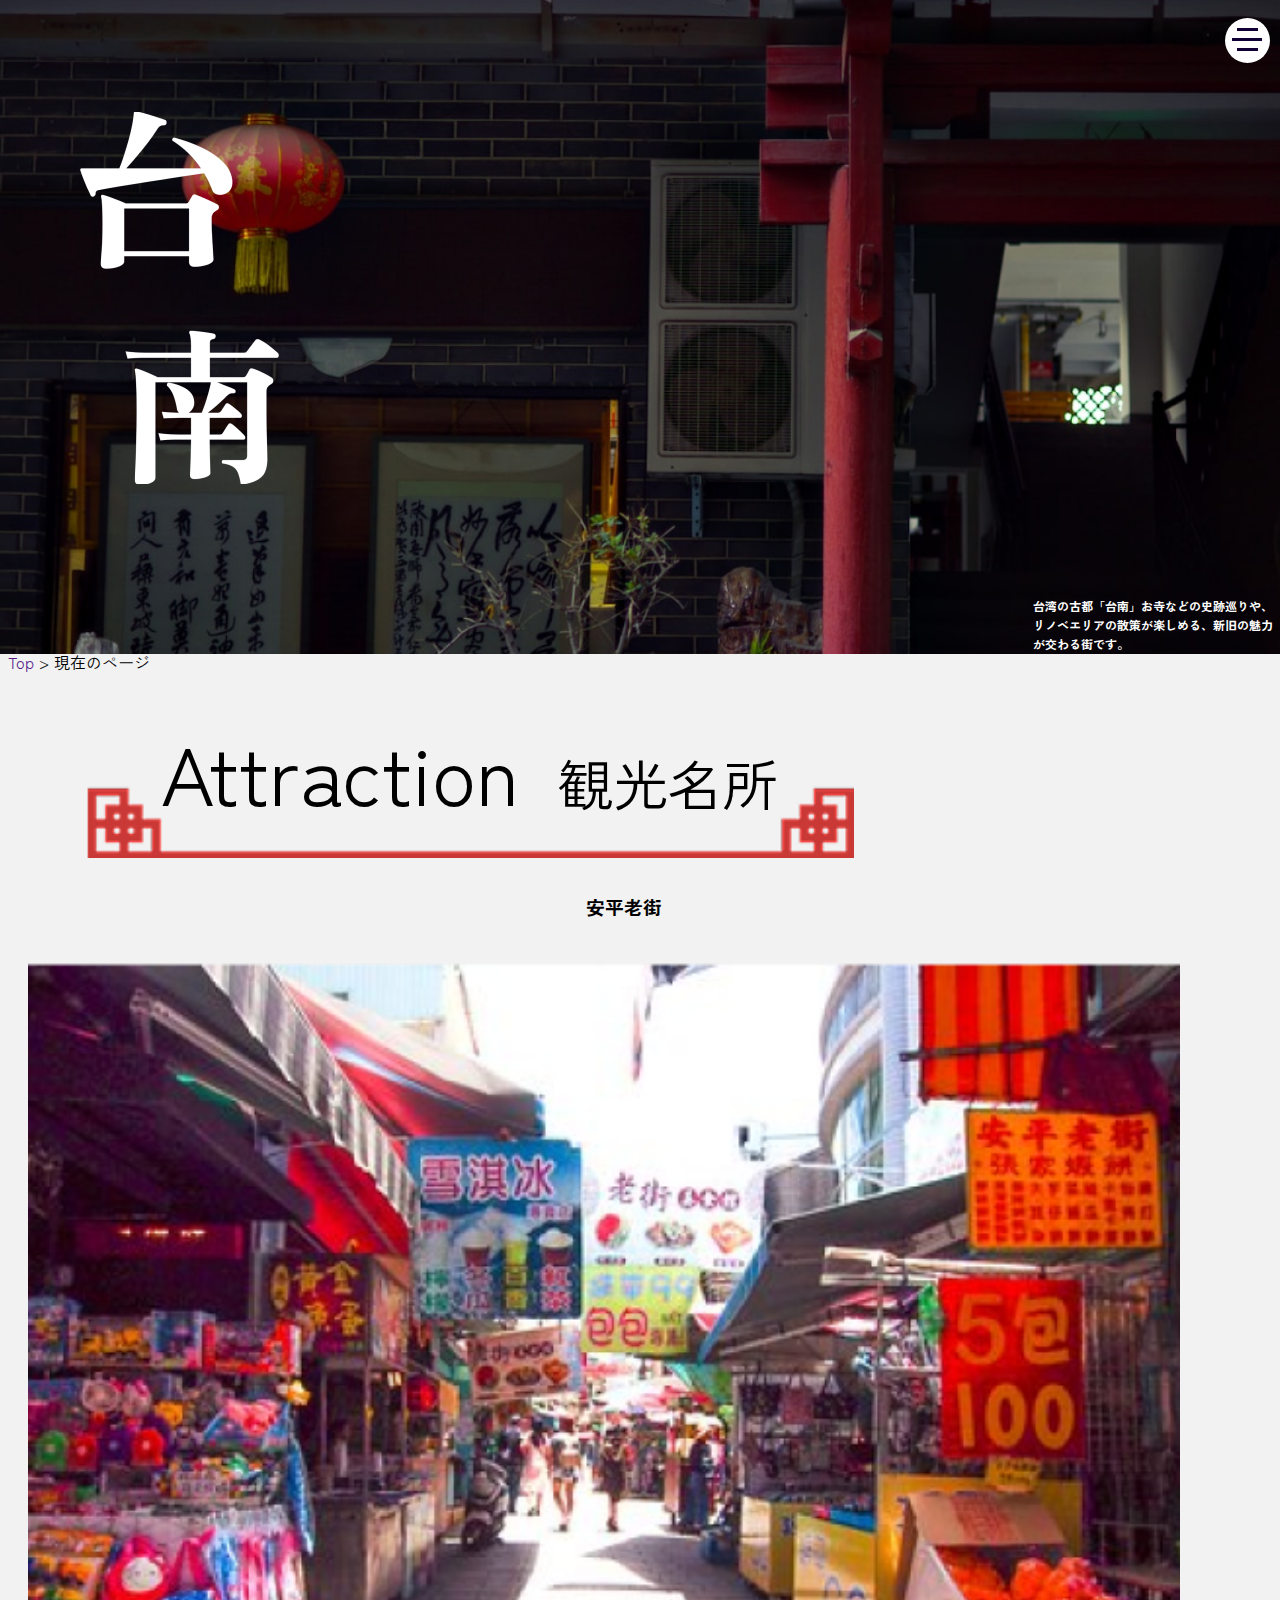
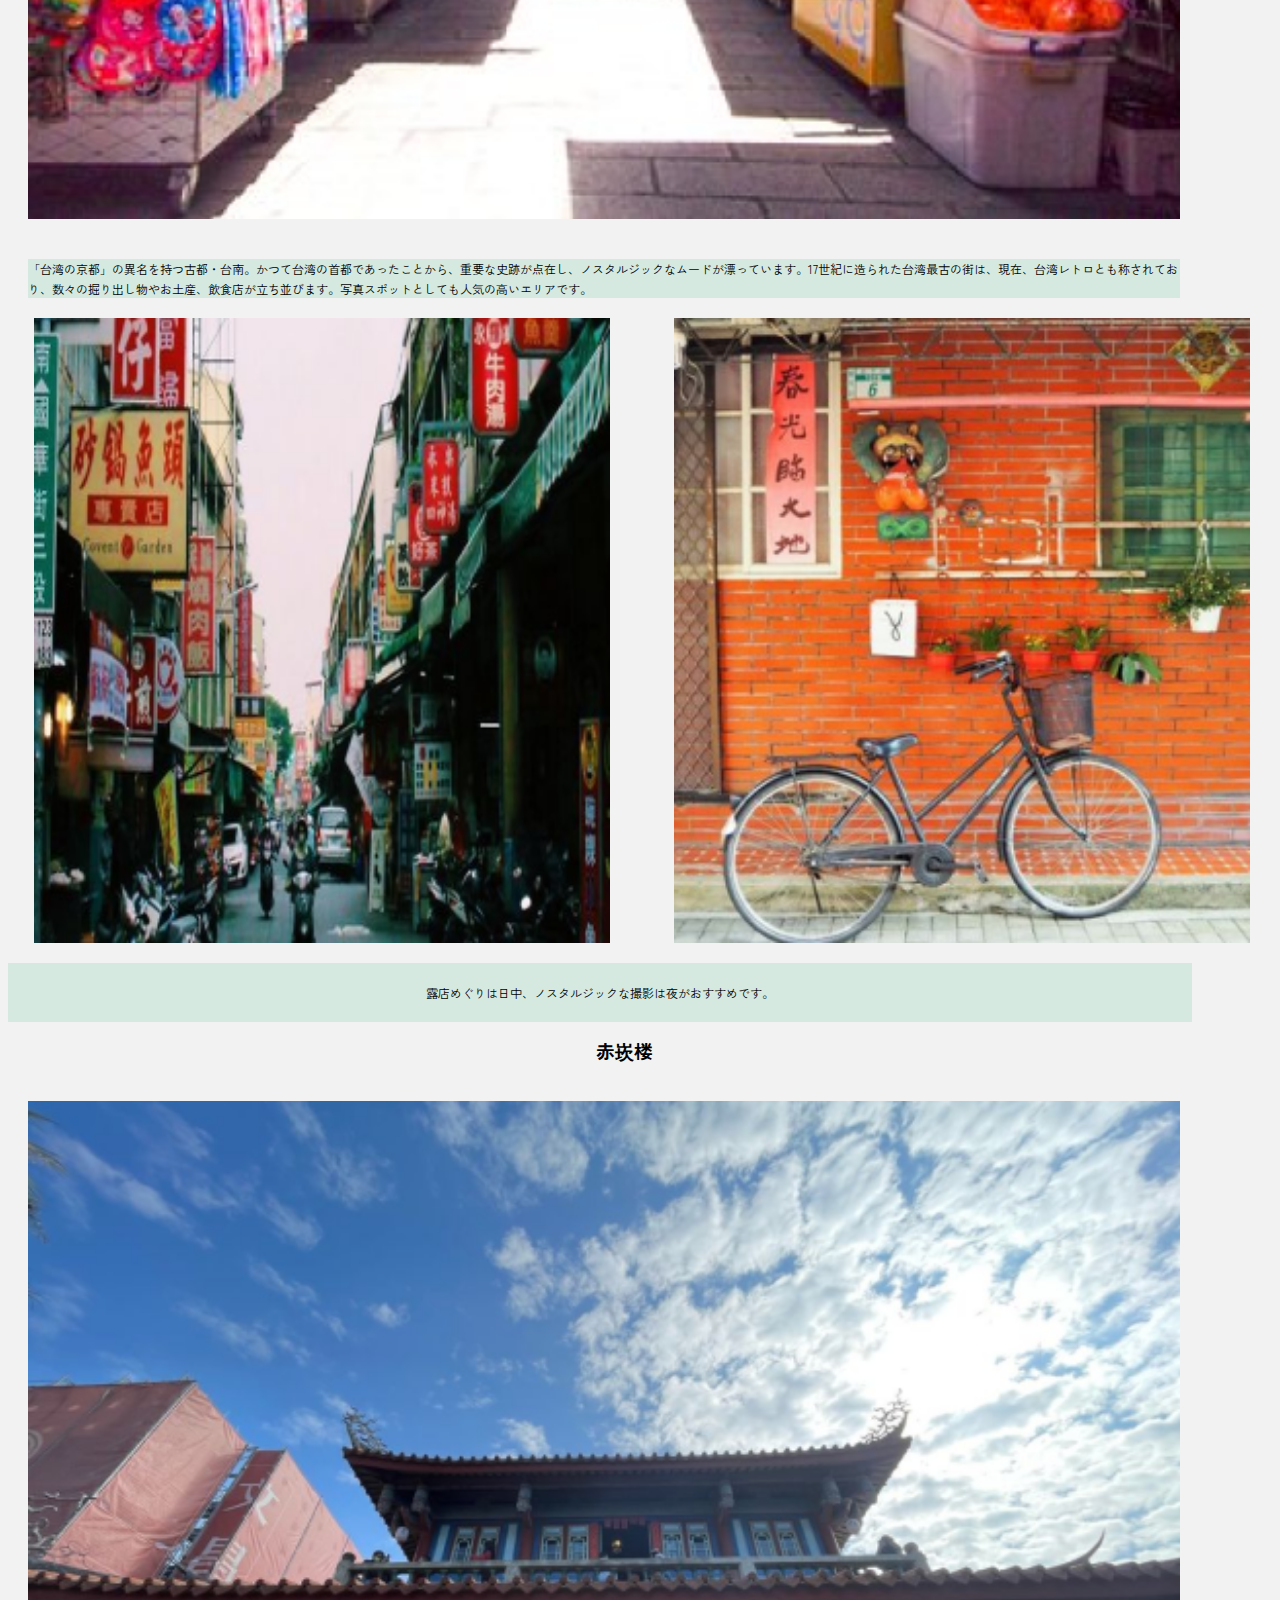
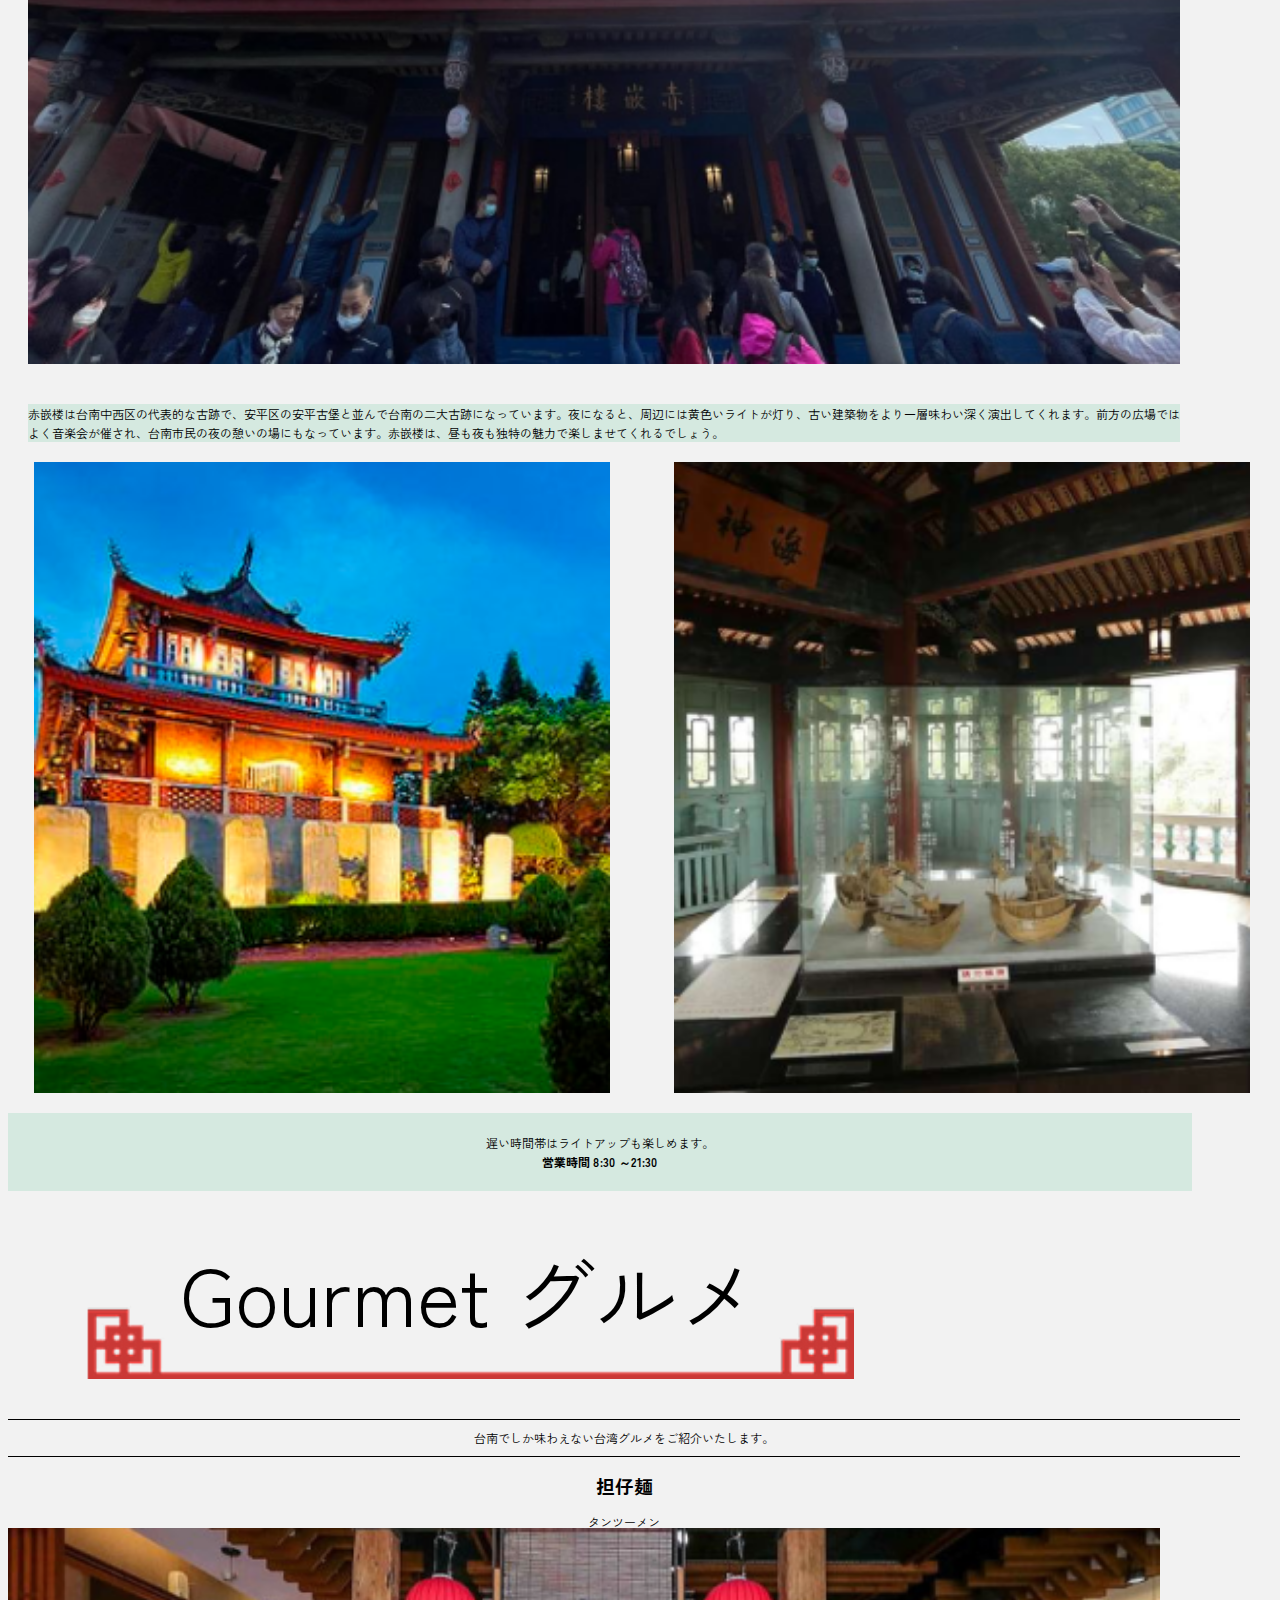
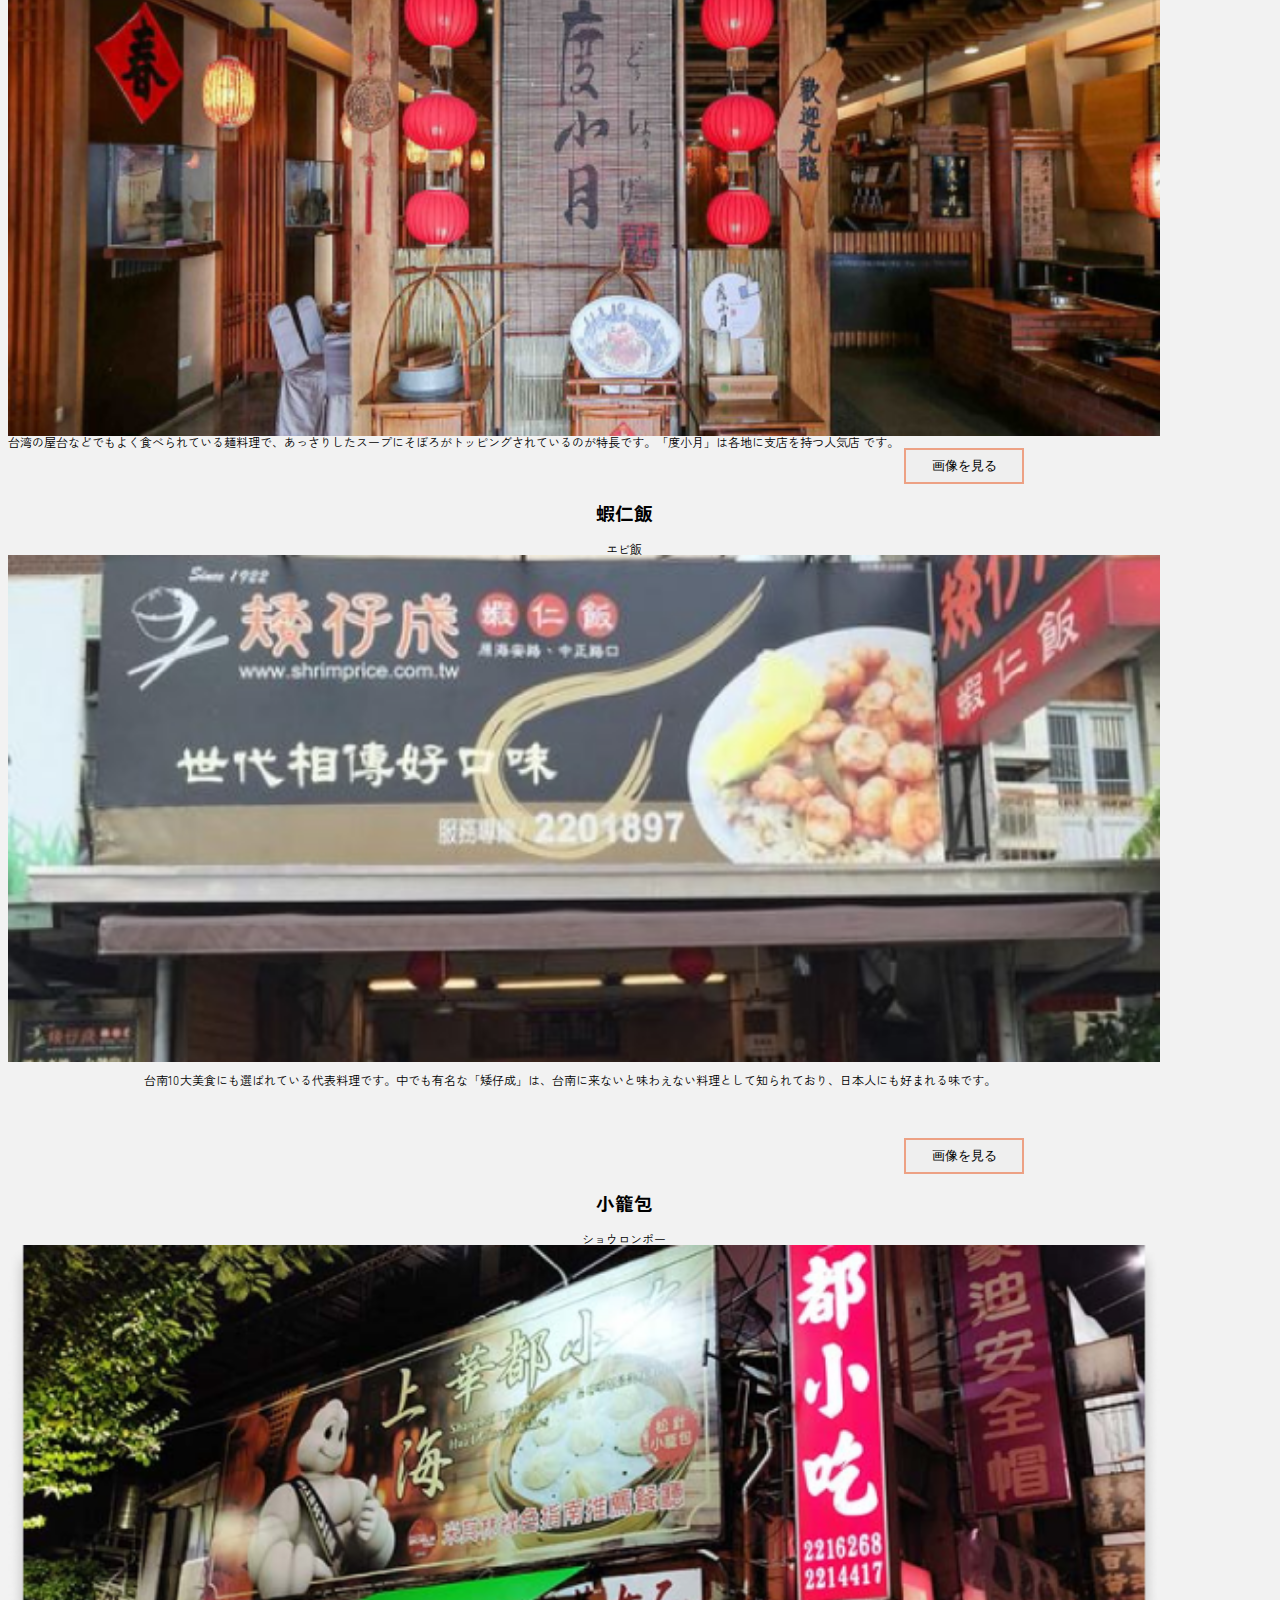
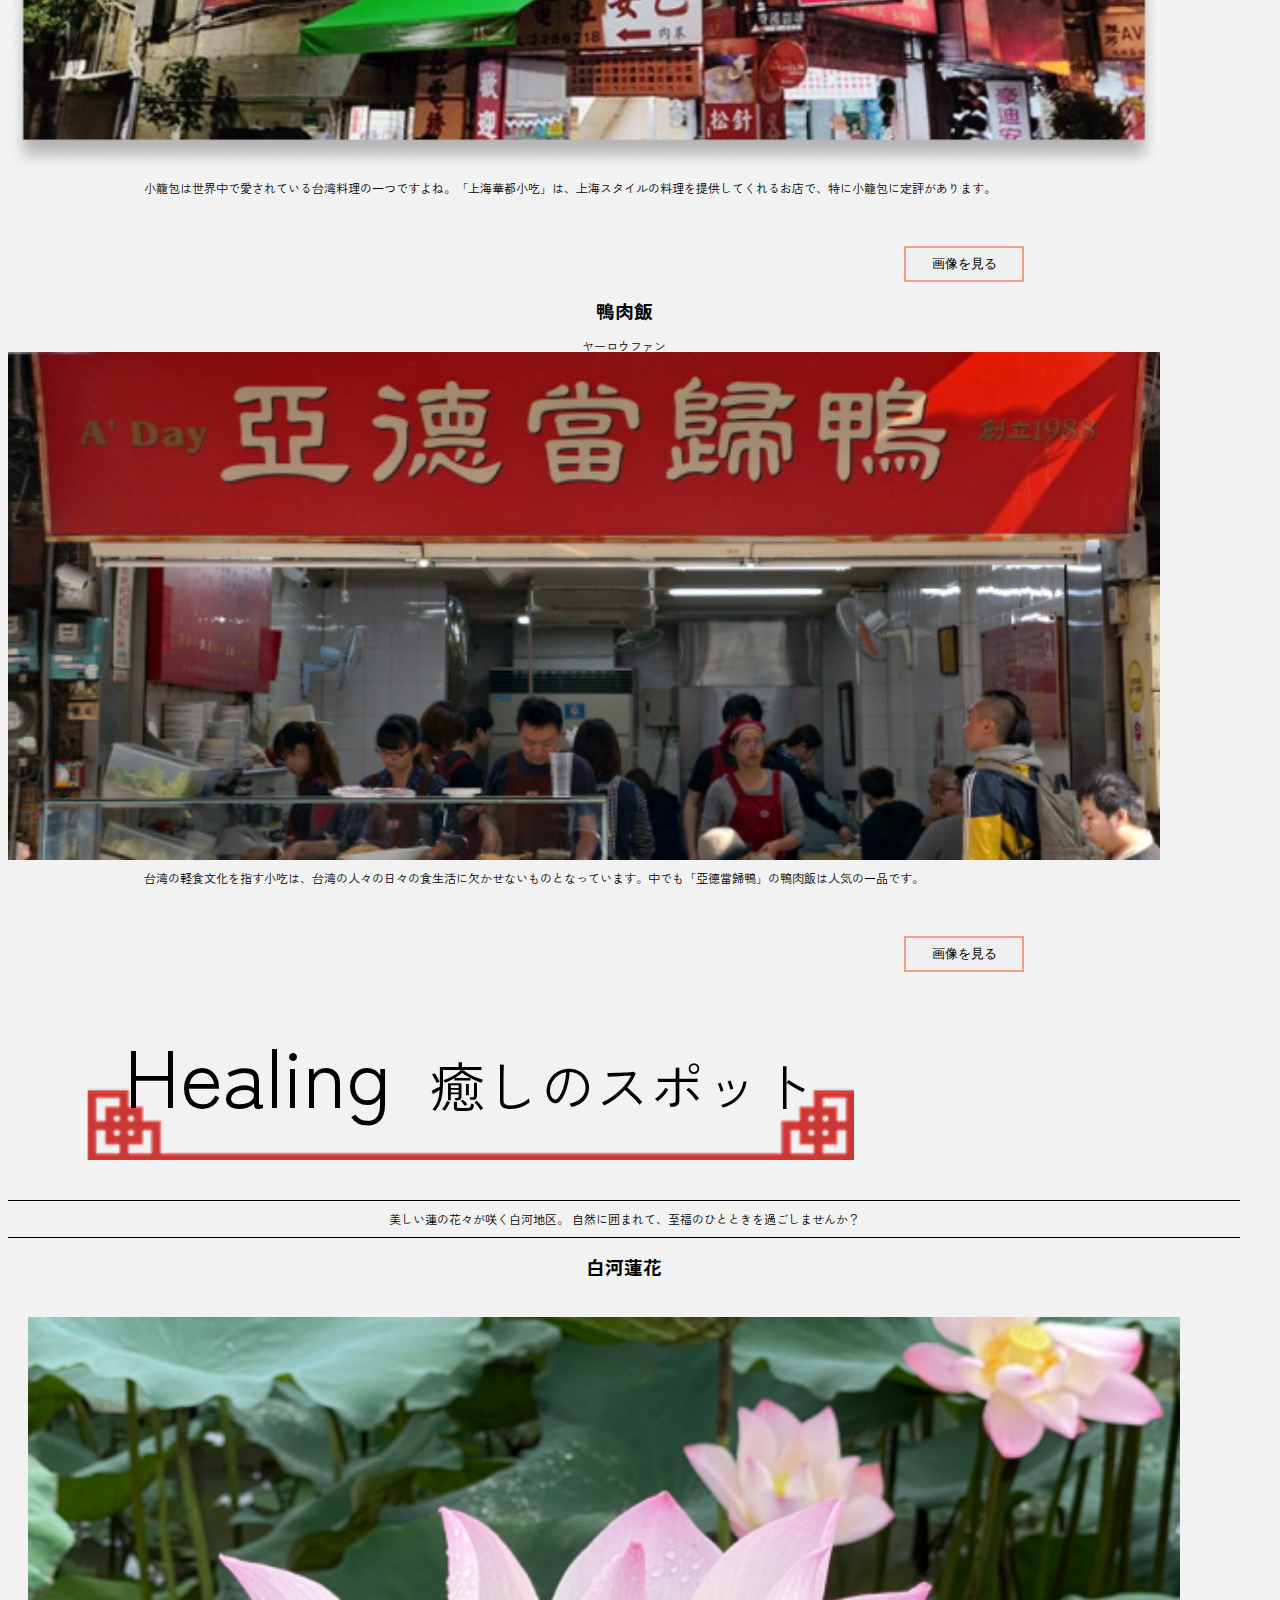
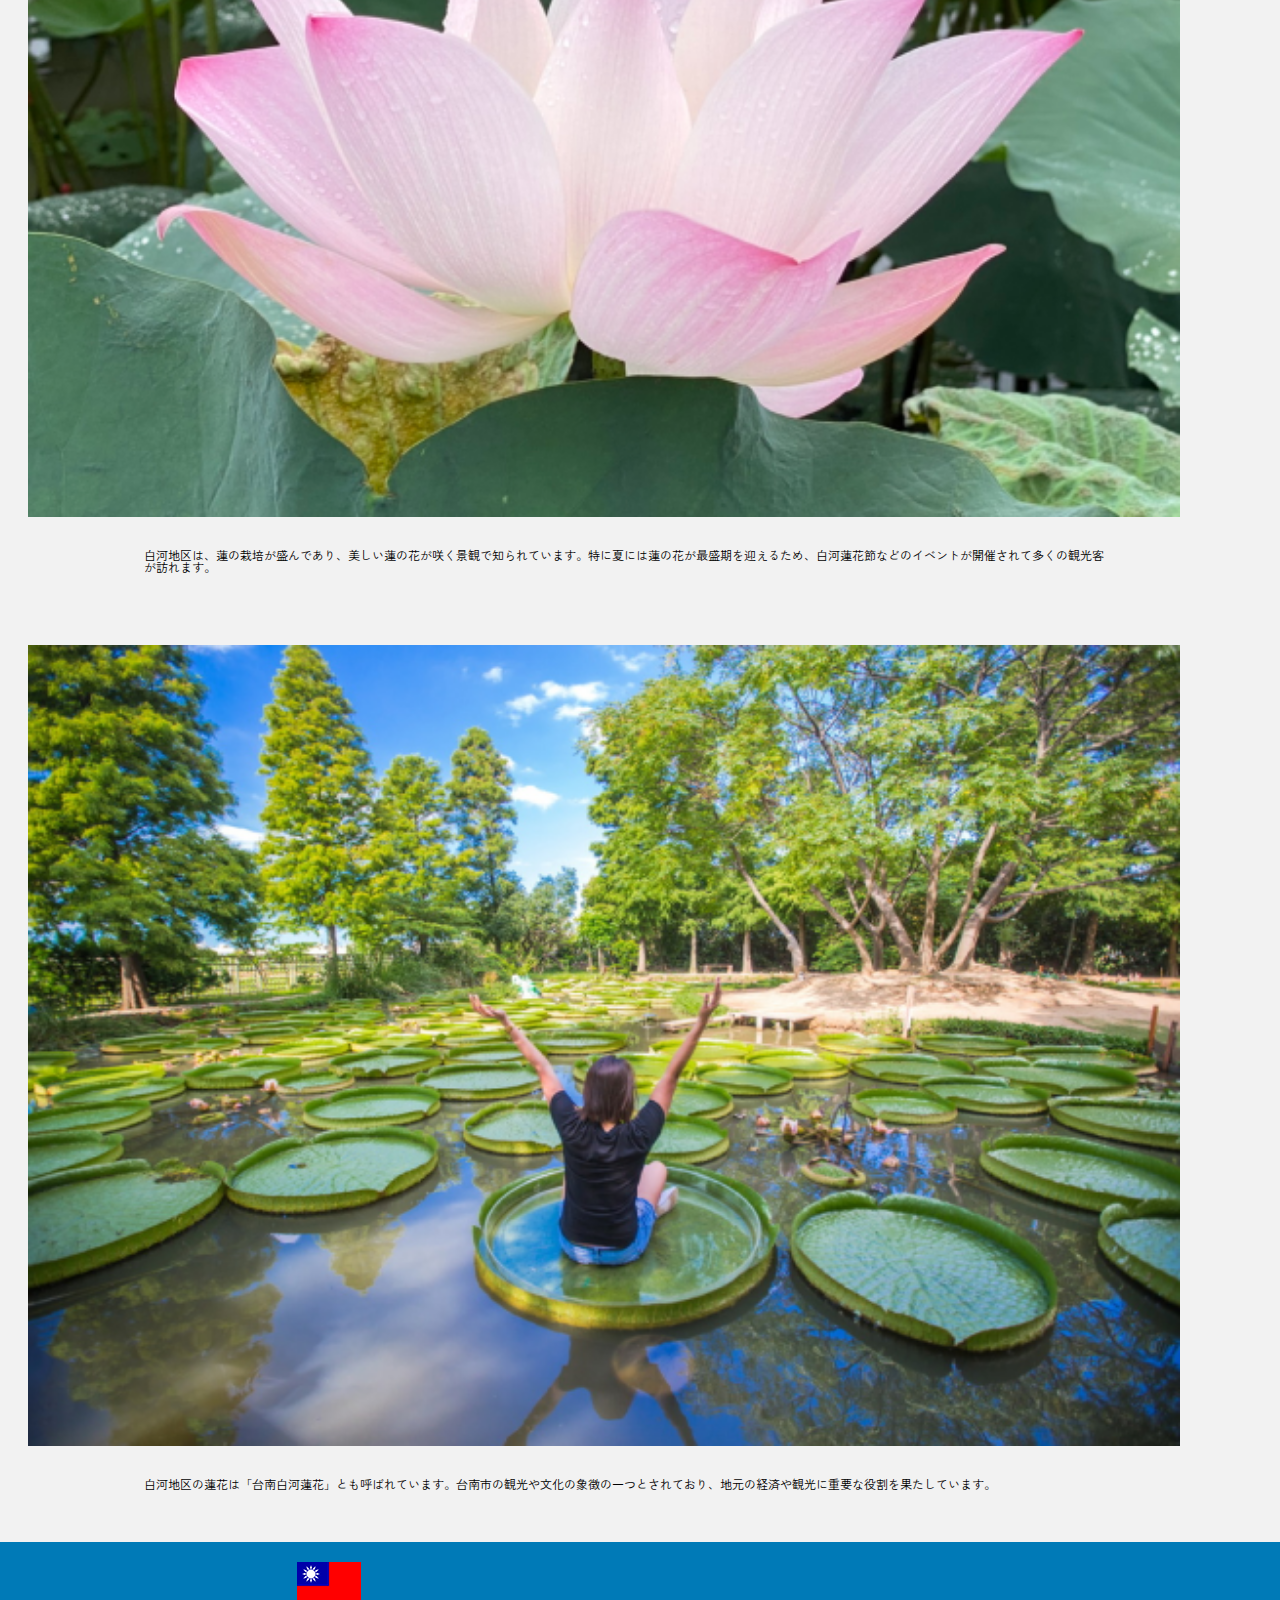
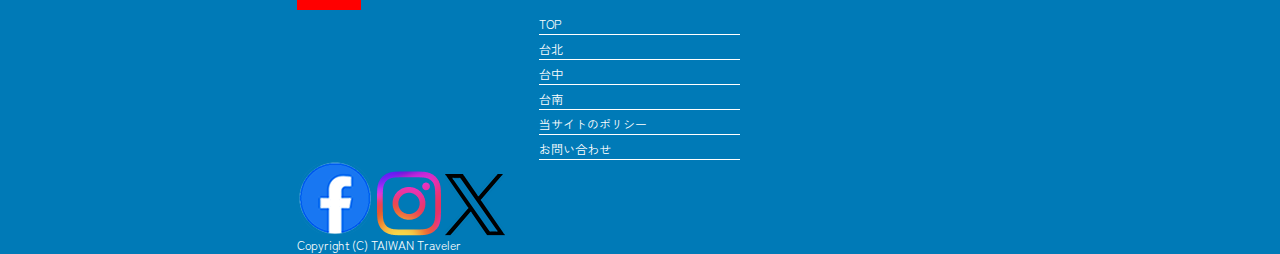
<file: tainan/index.html>
<!DOCTYPE html>
<html lang="ja">

<head>
  <meta charset="UTF-8">
  <meta name="viewport" content="width=device-width, initial-scale=1.0">



  <link rel="preconnect" href="https://fonts.googleapis.com">
  <link rel="preconnect" href="https://fonts.gstatic.com" crossorigin>


  <link href="https://fonts.googleapis.com/css2?family=Zen+Kaku+Gothic+New:wght@300;400;500;700;900&display=swap"
    rel="stylesheet">

  <link rel="stylesheet" href="/common/css/reset.css">

  <link rel="stylesheet" href="/common/css/common.css">

  <link rel="stylesheet" href="css/tainan.css">

  <title>台南 tainan</title>
</head>

<body>

  <!-- team演習JS -->
  <!-- 共通header -->
  <!-- ヘッダー -->
  <header>
    <h1>
      <img class="bg_img" src="image/sp_tn_hd_logo_kanji.png" alt="台南漢字ロゴ画像">
    </h1>

    <!-- ヘッダーの右下の説明文 -->
    <p class="top_page">台湾の古都「台南」お寺などの史跡巡りや、リノベエリアの散策が楽しめる、新旧の魅力が交わる街です。</p>


    <!-- PC版の時表示する　スマホ版の時はdisplay:noneで非表示  -->
    <nav class="icon">
      <ul class="menu_pc">

        <!-- /index.html -->
        <li><a href="/index.html">TOP</a></li>
        <li><a href="#">台北</a></li>
        <li><a href="#">台中</a></li>
        <li><a href="#">台南</a></li>
      </ul>
    </nav>
    <!-- スマホ版の時表示する　PC版の時はdisplay:noneで非表示 -->
    <nav class="MenuList">

      <!-- ↓アンダーバーに変更する -->
      <input class="menu-btn" type="checkbox" id="menu-btn">
      <label class="menu-icon" for="menu-btn">
        <span class="navicon"></span>
      </label>
      <ul class="list">
        <li class="list_name"><a href="/index.html">
            <p>TOP</p>
          </a></li>
        <li class="list_name"><a href="/taipei/index.html">
            <p>台北</p>
          </a></li>
        <li class="list_name"><a href="#">
            <p>台中</p>
          </a></li>
        <li class="list_name"><a href="index.html">
            <p>台南</p>
          </a></li>
      </ul>
    </nav>


  </header>




  <!-- /////////////////////////////////////////////////////-->
  <!-- p144見る -->
  <!-- ↓ここからmain メイン!!!!!!!!!!!!!!! -->


  <main>


    <!-- パンくずナビゲーション -->
    <nav aria-label="page">
      <ul class="taiwan">
        <li><a href="">Top</a></li>
        <li aria-current="page">現在のページ</li>
      </ul>
    </nav>
    <!-- ここまでパンくずナビゲーション -->


    <!-- 　idとclassの使い分け
     「id」と「class」の性質を紹介すると、CSSの指定は「id」を優先するという事です。

CSSは同じ要素に対してのデザインが2回記述されている場合、より下に記述されている指定が優先されます。

ですが同じタグに「id」と「class」が指定されている時、「class」のデザインの方が下に記述されていても「id」のデザインが優先されます。

 -->



    <!-- ///////////////////////////////////////////////////-->
    <!-- ↓ Attraction 観光名所-->
    <section id="attraction">



      <!-- Attraction 観光名所 見出し-->


      <h2>Attraction
        <span class="subtitle">観光名所</span>
      </h2>

      <!-- ↓パターン2
      <h2>
        <span class="main_title">Attraction
          <span class="sub_title">観光名所
          </span>
        </span>
      </h2> -->


      <h3 class="main_mds">安平老街</h3>


      <!--画像1  -->
      <img class="main_image" src="image/sp_tn_main_ar1.png" alt="画像1">


      <!-- メインの水色説明文1 -->

      <div>
        <p class="at_text">
          「台湾の京都」の異名を持つ古都・台南。かつて台湾の首都であったことから、重要な史跡が点在し、ノスタルジックなムードが漂っています。17世紀に造られた台湾最古の街は、現在、台湾レトロとも称されており、数々の掘り出し物やお土産、飲食店が立ち並びます。写真スポットとしても人気の高いエリアです。
        </p>
      </div>

      <div class="sub_image">
        <!-- 画像2 -->
        <img class="sub_image1" src="image/sp_tn_main_ar2.png" alt="画像2">

        <!-- 画像3 -->
        <img class="sub_image2" src="image/sp_tn_main_ar3.png" alt="画像3">
      </div>


      <!-- メインの水色説明文2-->

      <div class="short">
        <p class="short_text">
          露店めぐりは日中、ノスタルジックな撮影は夜がおすすめです。</p>
      </div>





      <h3 class="main_mds">赤崁楼</h3>

      <!-- 画像4 -->
      <img class="main_image" src="image/sp_tn_main_ar4.png" alt="画像4">


      <!-- メイン　アトラクションの背景水色3つ目の説明文 -->
      <div>
        <p class="at_text">
          赤嵌楼は台南中西区の代表的な古跡で、安平区の安平古堡と並んで台南の二大古跡になっています。夜になると、周辺には黄色いライトが灯り、古い建築物をより一層味わい深く演出してくれます。前方の広場ではよく音楽会が催され、台南市民の夜の憩いの場にもなっています。赤嵌楼は、昼も夜も独特の魅力で楽しませてくれるでしょう。
        </p>
      </div>

      <div class="sub_image">
        <!-- 画像5 -->
        <img class="sub_image3" src="image/sp_tn_main_ar5.png" alt="画像5">


        <!-- 画像6 -->
        <img class="sub_image4" src="image/sp_tn_main_ar6.png" alt="画像6">
      </div>



      <!-- アトラクションの背景水色4つ目の説明文 -->
      <div class="short">
        <p class="short_text">
          遅い時間帯はライトアップも楽しめます。</p>
        <p class="time">営業時間 8:30 ～21:30</p>
      </div>

    </section>




    <!-- ///////////////////////////////////////////////////-->
    <!-- ↓ Gourmet グルメ  -->
    <section id="gourmet">



      <!--Gourmet グルメ 見出し -->
      <div>
        <h2>
          <span class="main_title">Gourmet
            <span class="sub_title">グルメ</span>
          </span>
        </h2>



      </div>



      <div class="gr">
        <p class="midashi_text">台南でしか味わえない台湾グルメをご紹介いたします。</p>
      </div>


      <h3 class="main_mds_mds">担仔麺</h3>
      <p class="gr_ruby">タンツーメン</p>
      <!-- 画像7 -->
      <img class="img_grm" src="image/sp_tn_main_gr1.png" alt="画像7">

      <div>
        <p class="gourmet_text">台湾の屋台などでもよく食べられている麺料理で、あっさりしたスープにそぼろがトッピングされているのが特長です。「度小月」は各地に支店を持つ人気店 です。</p>
      </div>


      <!-- 画像を見るボタン1 -->

      <!--画像を見る1（のモーダル modal）-->
      <!--commonのjsのmodalの中からコピペした  -->
      <button id="myBtn1" class="modal_btn">画像を見る</button>

      <div id="myModal1" class="modal">
        <div class="modal-content">
          <span class="close">&times;</span>
          <p><img class="modal_img" src="/tainan/image/sp_tn_main_gr_gr1.png" alt="モーダル画像1"></p>
          <!-- <p>モーダル1の内容 画像をここに貼る</p> -->

        </div>
      </div>






      <!-- 
      <div class="box">囲み枠のデザイン</div> -->



      <h3 class="main_mds_mds">蝦仁飯</h3>
      <p class="gr_ruby">エビ飯</p>
      <!-- 画像8 -->
      <img class="img_grm" src="image/sp_tn_main_gr2.png" alt="画像8">

      <div>
        <p class="shokai_text">台南10大美食にも選ばれている代表料理です。中でも有名な「矮仔成」は、台南に来ないと味わえない料理として知られており、日本人にも好まれる味です。　</p>
      </div>




      <!-- 画像を見るボタン2 -->
      <!-- ボタン2とモーダル2 -->
      <button id="myBtn2" class="modal_btn">画像を見る</button>
      <div id="myModal2" class="modal">
        <div class="modal-content">
          <span class="close">&times;</span>
          <p><img class="modal_img" src="/tainan/image/sp_tn_main_gr_gr2.png" alt="モーダル画像2"></p>
        </div>
      </div>





      <!-- ボタン -->
      <!-- <p class="
      button">画像を見る</p>
      <img src="image/sp_tn_main_gr_btn.png" alt="画像を見るボタン"> -->


      <!--       
      <p class="submitBtn">
        <input type="submit" value="Send" class="ffJosefin">
      </p> -->

      <!-- <button class="mybtn">画像を見る</button> -->





      <h3 class="main_mds_mds">小籠包</h3>
      <p class="gr_ruby">ショウロンポー</p>
      <!-- 画像9 -->
      <img class="img_grm" src="image/sp_tn_main_gr3.png" alt="画像9">


      <div>
        <p class="shokai_text">小籠包は世界中で愛されている台湾料理の一つですよね。「上海華都小吃」は、上海スタイルの料理を提供してくれるお店で、特に小籠包に定評があります。</p>
      </div>



      <!-- 画像を見るボタン3 -->

      <!-- ボタン3とモーダル3 -->
      <button id="myBtn3" class="modal_btn">画像を見る</button>
      <div id="myModal3" class="modal">
        <div class="modal-content">
          <span class="close">&times;</span>
          <p><img class="modal_img" src="image/sp_tn_main_gr_gr3.png" alt="モーダル画像3"></p>
        </div>
      </div>




      <h3 class="main_mds_mds">鴨肉飯</h3>
      <p class="gr_ruby">ヤーロウファン</p>

      <!-- 画像10 -->
      <img class="img_grm" src="image/sp_tn_main_gr4.png" alt="画像10">

      <div>
        <p class="shokai_text">台湾の軽食文化を指す小吃は、台湾の人々の日々の食生活に欠かせないものとなっています。中でも「亞德當歸鴨」の鴨肉飯は人気の一品です。</p>
      </div>


      <!-- 画像を見るボタン4 -->
      <!-- ボタン4とモーダル4 -->
      <button id="myBtn4" class="modal_btn">画像を見る</button>
      <div id="myModal4" class="modal">
        <div class="modal-content">
          <span class="close">&times;</span>
          <p><img class="modal_img" src="/tainan/image/sp_tn_main_gr_gr4.png" alt="モーダル画像4"></p>
        </div>
      </div>



    </section>


    <!-- ///////////////////////////////////////////////////-->
    <!-- ↓ Healing 癒しのスポット -->
    <section id="healing">


      <!--  Healing 癒しのスポット 見出し -->

      <div>
        <h2>Healing
          <span class="subtitle">癒しのスポット</span>
        </h2>
      </div>


      <!-- ↓パターン2
      <div>
        <h2>
          <span class="main_title">Healing
            <span class="sub_title">癒しのスポット</span>
          </span>
        </h2>

      </div> -->

      <div>
        <p class="midashi_text">美しい蓮の花々が咲く白河地区。 自然に囲まれて、至福のひとときを過ごしませんか？ </p>
      </div>




      <h3 class="main_mds_mds">白河蓮花</h3>

      <!-- 画像11 -->
      <img class="main_image" src="image/sp_tn_main_hl1.png" alt="画像11">

      <div>
        <p class="shokai_text">白河地区は、蓮の栽培が盛んであり、美しい蓮の花が咲く景観で知られています。特に夏には蓮の花が最盛期を迎えるため、白河蓮花節などのイベントが開催されて多くの観光客が訪れます。
        </p>
      </div>



      <!-- 画像12 -->
      <img class="main_image" src="image/sp_tn_main_hl2.png" alt="画像12">

      <div>
        <p class="shokai_text">白河地区の蓮花は「台南白河蓮花」とも呼ばれています。台南市の観光や文化の象徴の一つとされており、地元の経済や観光に重要な役割を果たしています。</p>
      </div>
    </section>

    <!-- h2 -->
    <!-- div -->
  </main>


  <footer>
    <div class="footer_sp">
      <img src="/common/image/sp_flag_image.png" alt="">
      <!-- <img src="common/image/sp_flag_image.png" alt="台湾の国旗画像" class="footer_flag resized-image"> -->
      <ul class="ft_box">

        <li class="ft_list"><a href="/index.html" class="ft_text">TOP</a>
        </li>

        <li class="ft_list"><a href="/taipei/index.html" class="ft_text">台北</a></li>

        <li class="ft_list"><a href="#" class="ft_text">台中</a></li>

        <li class="ft_list"><a href="/tainan/index.html" class="ft_text">台南</a></li>

        <li class="ft_list"><a href="#" class="ft_text">当サイトのポリシー</a></li>

        <li class="ft_list"><a href="#" class="ft_text">お問い合わせ</a></li>
      </ul>





      <img class="resized-image" src="/common/image/sp_ft_fb.png" alt="Facebookのページリンクアイコン">
      <img class="resized-image" src="/common/image/sp_ft_inst.png" alt="Instagramのページリンクアイコン">

      <img class="resized-image" src="/common/image/sp_ft_x.png" alt="xのページリンクアイコン">

      <!-- ｐの周りをdivで囲み、クラス名付ける -->
      <!-- ｐに同じクラス名つける -->
      <!-- css： 下線はマージンbottom -->

      <p>
        Copyright (C) TAIWAN Traveler
      </p>
    </div>
    <!-- 
      <p>
        <small>
          Copyright (C) TAIWAN Traveler
  
          &copy; Design House Renovations</small>
      </p> -->
  </footer>
  <script src="/common/js/modal.js">

  </script>


</body>

</html>
</file>
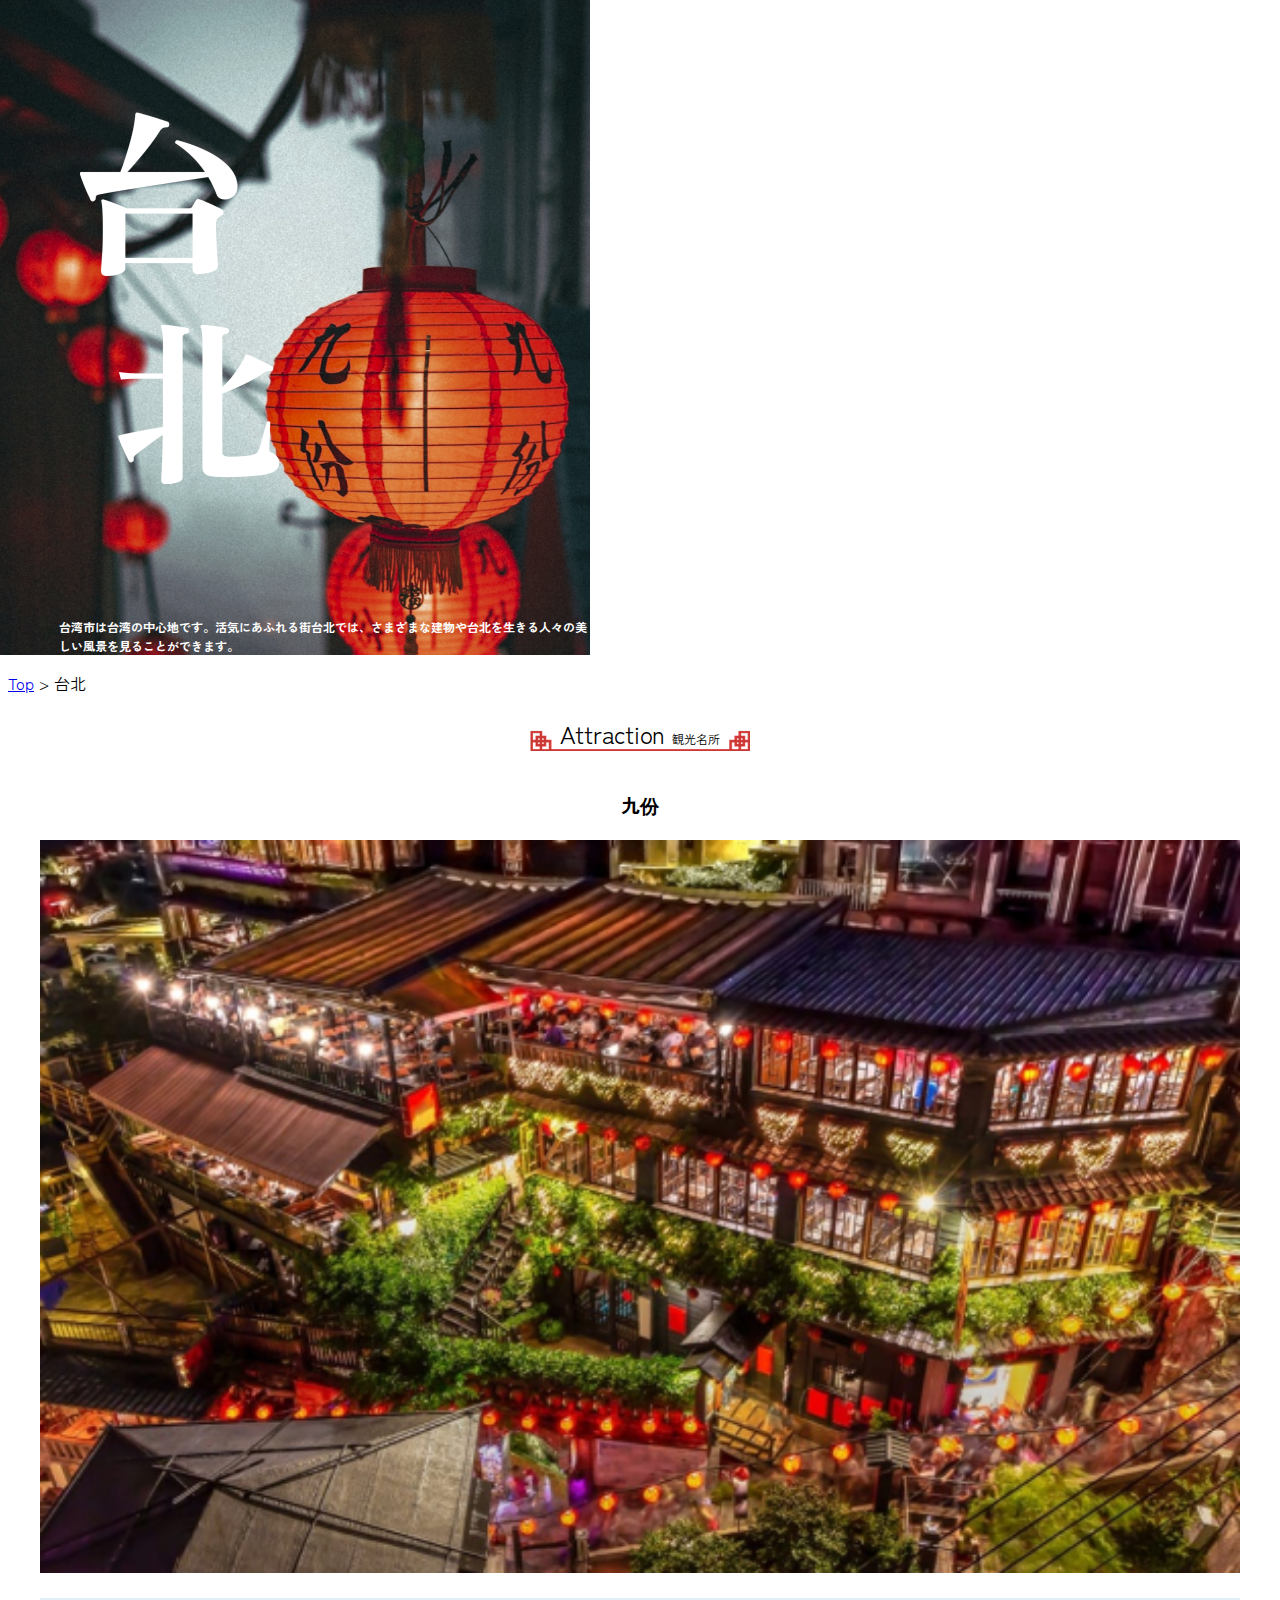
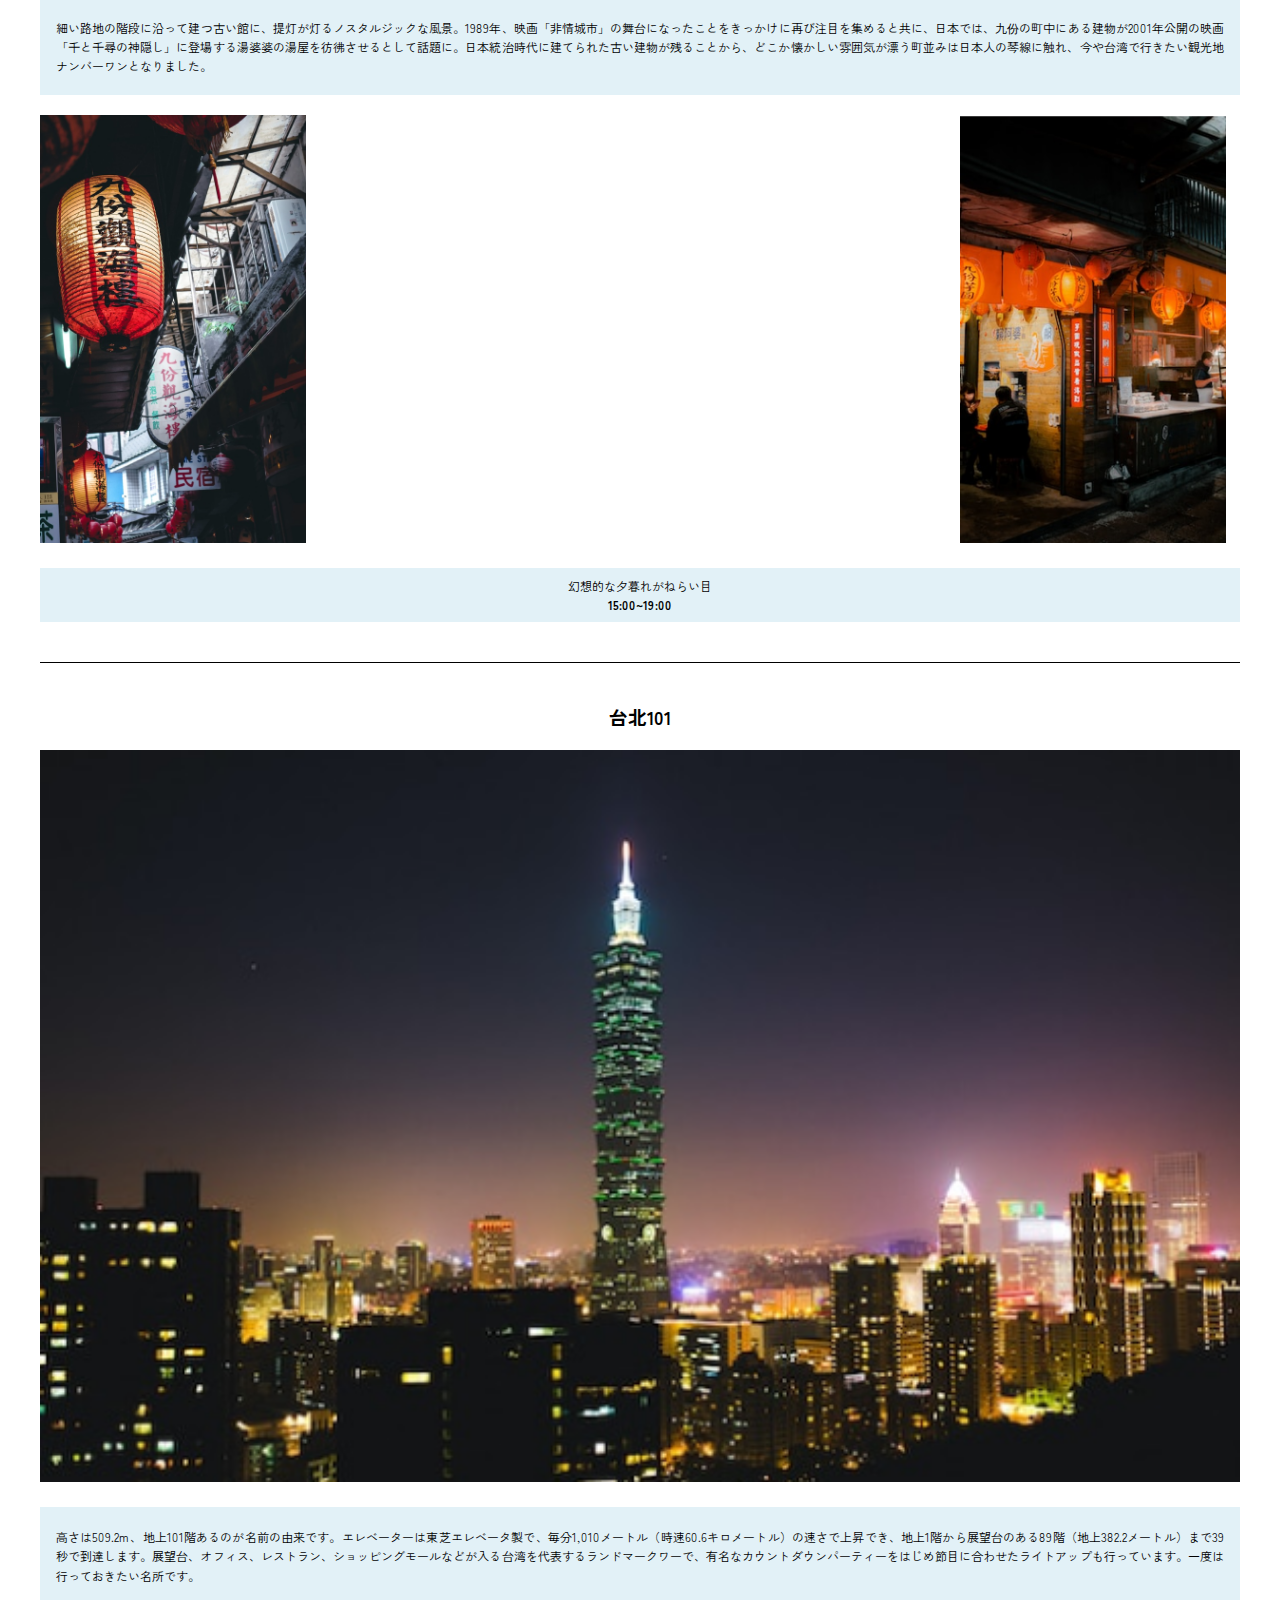
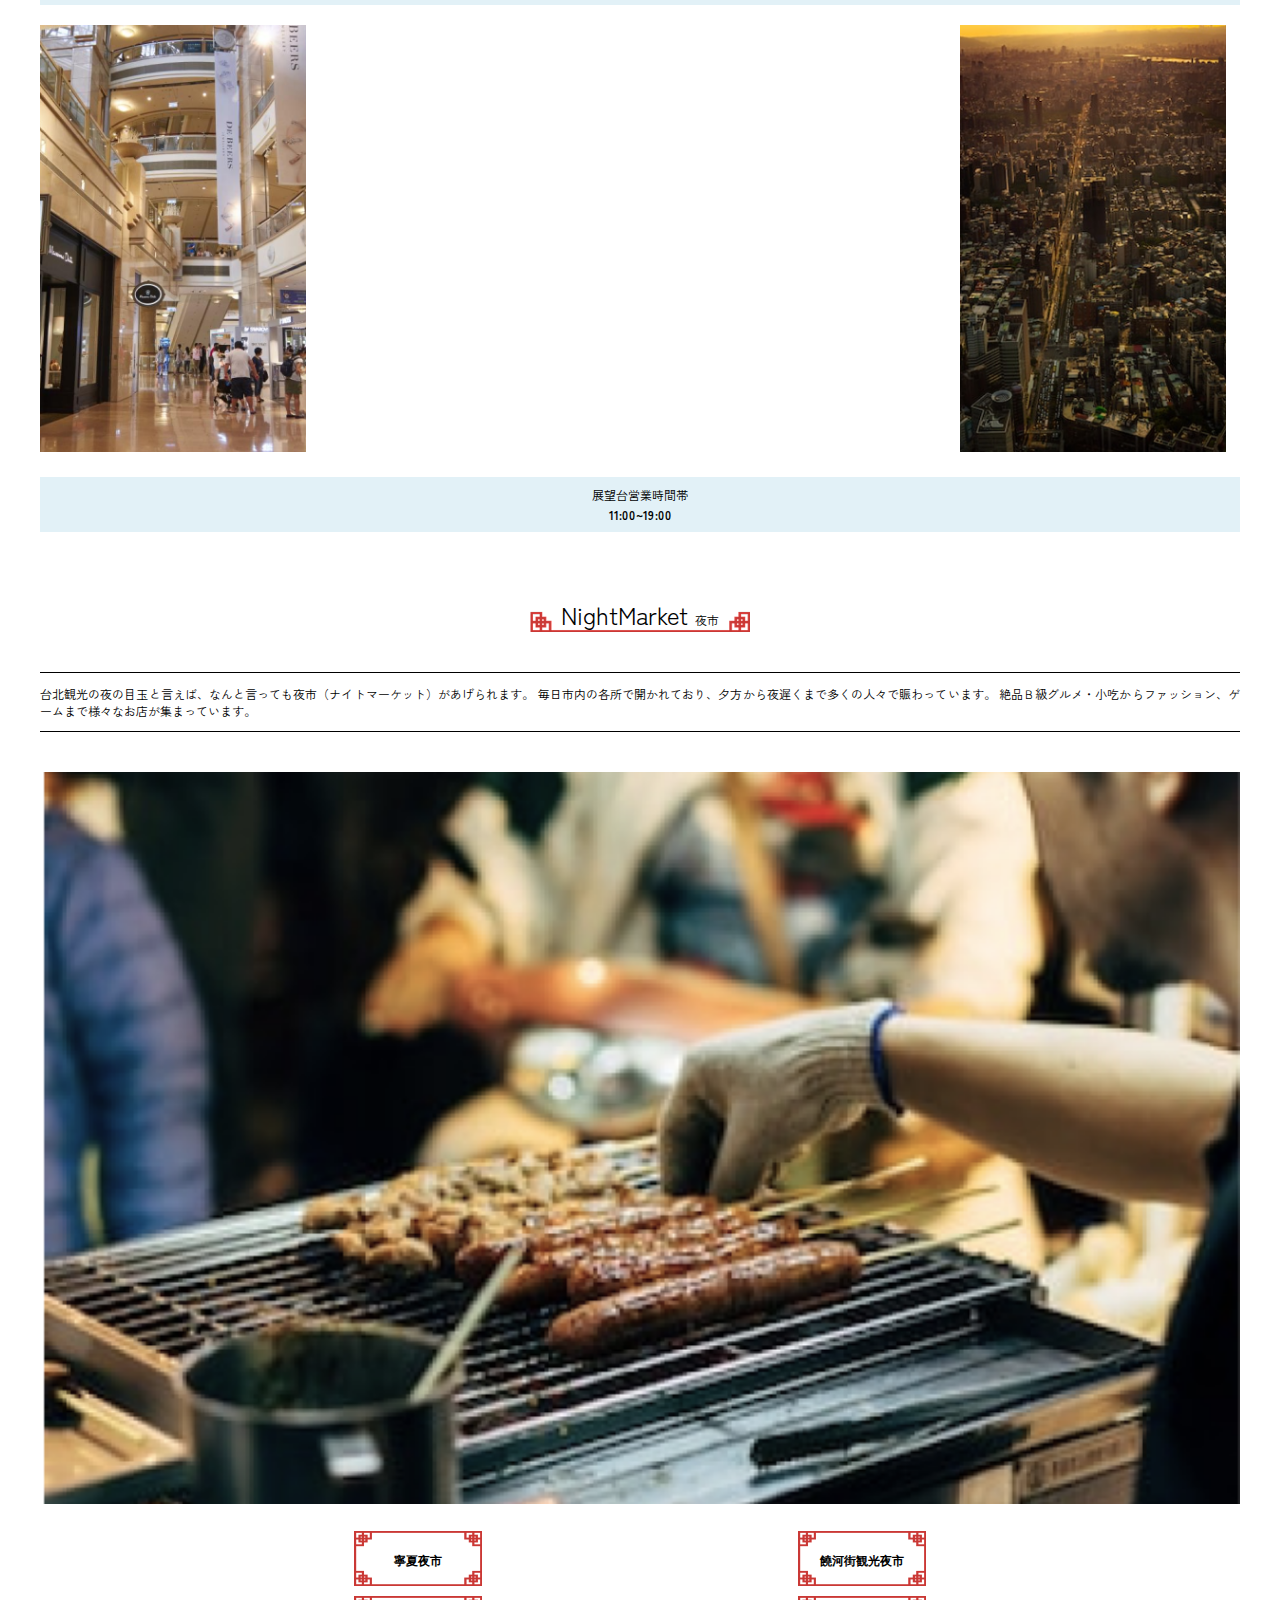
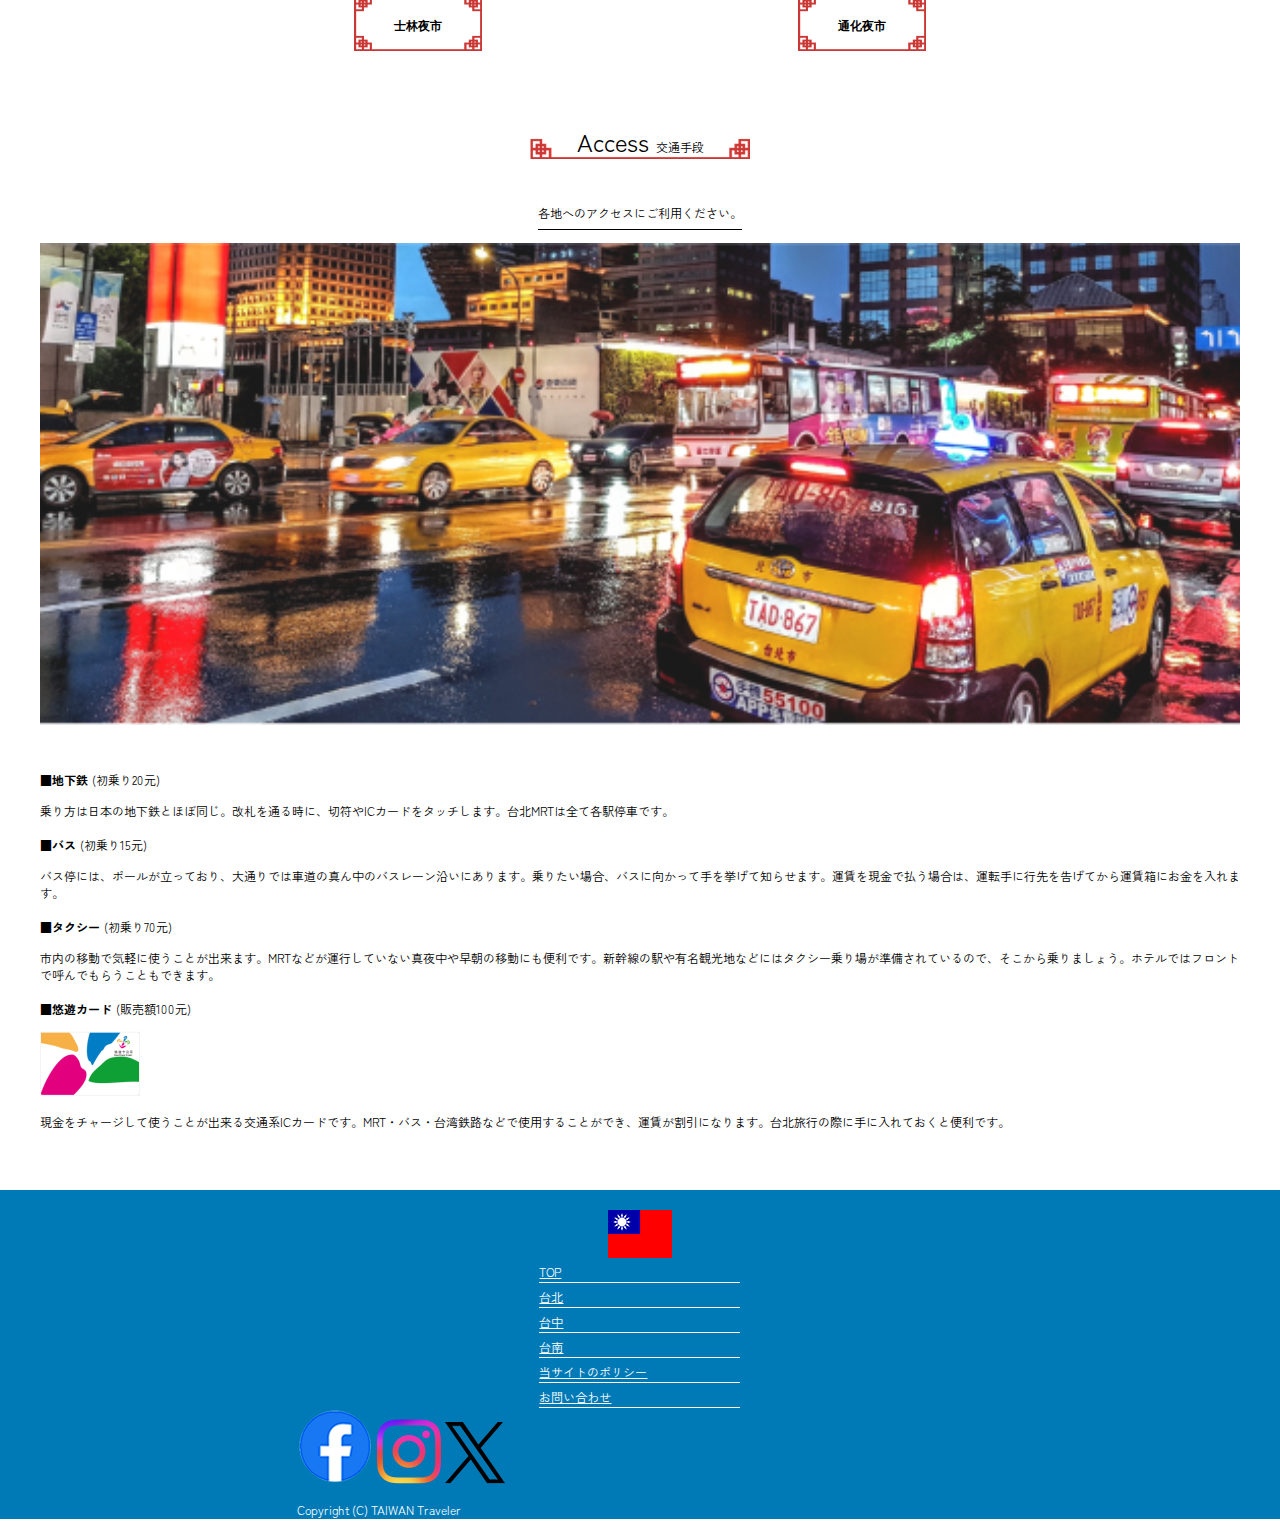
<file: taipei/index.html>
<!DOCTYPE html>
<html lang="ja">

<head>
  <meta charset="UTF-8">
  <meta name="viewport" content="width=device-width, initial-scale=1.0">
  <link rel="preconnect" href="https://fonts.googleapis.com">
  <link rel="preconnect" href="https://fonts.gstatic.com" crossorigin>
  <link href="https://fonts.googleapis.com/css2?family=Zen+Kaku+Gothic+New:wght@300;400;500;700;900&display=swap"
    rel="stylesheet">

  <link rel="stylesheet" href="../common/css/common.css">
  <link rel="stylesheet" href="css/taipei.css">
  <title>台北</title>
</head>

<body>

  <body>

    <!-- team演習JS -->
    <!-- 共通header -->
    <header>
      <h1><img class="bg_img" src="image/sp_tp_hd_logo_kanji.png" alt=""> </h1>
      <p class="top_Page">台湾市は台湾の中心地です。活気にあふれる街台北では、さまざまな建物や台北を生きる人々の美しい風景を見ることができます。 </p>

      <!-- PC版の時表示する　スマホ版の時はdisplay:noneで非表示 -->
      <!-- <nav class="icon">
    <ul class="menu_pc">
      <li><a href="#">TOP</a></li>
      <li><a href="#">台北</a></li>
      <li><a href="#">台中</a></li>
      <li><a href="#">台南</a></li>
    </ul></nav>
  </header> -->
      <!-- スマホ版の時表示する　PC版の時はdisplay:noneで非表示 -->
      <nav class="MenuList">
        <input class="menu-btn" type="checkbox" id="menu-btn">
        <label class="menu-icon" for="menu-btn">
          <span class="navicon"></span>
        </label>
        <ul class="list">
          <li><a href="../index.html">
              <p>TOP</p>
            </a></li>
          <li><a href="../taipei/index.html">
              <p>台北</p>
            </a></li>
          <li><a href="#">
              <p>台中</p>
            </a></li>
          <li><a href="../tainan/index.html">
              <p>台南</p>
            </a></li>
        </ul>
      </nav>
    </header>


    <main>

      <!-- パンくずナビゲーション -->
      <nav aria-label="page">
        <ul class="taiwan">
          <li><a href="../index.html">Top</a></li>
          <li aria-current="page">台北</li>
        </ul>
      </nav>
      <!-- ここまでパンくずナビゲーション -->

      <section id="attraction">
        <h2>
          <span class="main_title">Attraction
            <span class="sub_title"> 観光名所
            </span>
          </span>
        </h2>
        <div class="border">
          <h3>九份</h3>
          <img class="main_image" src="image/sp_tp_main_ar1.png" alt="">
          <p class="produce_text">
            細い路地の階段に沿って建つ古い館に、提灯が灯るノスタルジックな風景。1989年、映画「非情城市」の舞台になったことをきっかけに再び注目を集めると共に、日本では、九份の町中にある建物が2001年公開の映画「千と千尋の神隠し」に登場する湯婆婆の湯屋を彷彿させるとして話題に。日本統治時代に建てられた古い建物が残ることから、どこか懐かしい雰囲気が漂う町並みは日本人の琴線に触れ、今や台湾で行きたい観光地ナンバーワンとなりました。
          </p>


          <ul class="sub_picture">
            <li><img src="image/sp_tp_main_ar2.png" alt="">
            </li>
            <li><img src="image/sp_tp_main_ar3.png" alt="">
            </li>
          </ul>
          <div class="point">
            <p class="">幻想的な夕暮れがねらい目</p>
            <p class="time">15:00~19:00</p>
          </div>
        </div>
        <h3>台北101</h3>
        <img class="main_image" src="image/sp_tp_main_ar4.png" alt="">
        <p class="produce_text">
          高さは509.2m、地上101階あるのが名前の由来です。エレベーターは東芝エレベータ製で、毎分1,010メートル（時速60.6キロメートル）の速さで上昇でき、地上1階から展望台のある89階（地上382.2メートル）まで39秒で到達します。展望台、オフィス、レストラン、ショッピングモールなどが入る台湾を代表するランドマークワーで、有名なカウントダウンパーティーをはじめ節目に合わせたライトアップも行っています。一度は行っておきたい名所です。
        </p>
        <ul class="sub_picture">
          <li><img src="image/sp_tp_main_ar5.png" alt=""></li>
          <li><img src="image/sp_tp_main_ar6.png" alt="">
          </li>
        </ul>
        <div class="point">
          <p class="">
            展望台営業時間帯
          </p>
          <p class="time">
            11:00~19:00
          </p>
        </div>
      </section>
      <section id="nightMarket">

        <h2>
          <span class="main_title">NightMarket
            <span class="sub_title"> 夜市
            </span>
          </span>
        </h2>
        <p class="nm_message">台北観光の夜の目玉と言えば、なんと言っても夜市（ナイトマーケット）があげられます。 毎日市内の各所で開かれており、夕方から夜遅くまで多くの人々で賑わっています。
          絶品Ｂ級グルメ・小吃からファッション、ゲームまで様々なお店が集まっています。
        </p>
        <img class="main_image" src="image/sp_tp_main_nm1.png" alt="">

        <div class="flex">
          <button id="myBtn1">寧夏夜市</button>
          <div id="myModal1" class="modal">
            <div class="modal-content">
              <span class="close">×</span>
              <p class="inModalTitle">寧夏夜市</p>
              <img src="image/sp_tp_main_nm_yo1.png">
              <p class="inModalSentence">
                寧夏路夜市は台湾伝統の屋台料理やB級グルメがメインの夜市です。特に大同区の圓環付近には懐かしいグルメがたくさん集まっているので、思う存分味わいましょう。また、ここの夜市は歩道と車道が分かれているので、食事やショッピングに便利です。食の夜市とも言われる寧夏路夜市には毎日、大勢の人々が訪れています。
              </p>
              <p class="inModalTime">営業時間：17:00～25:00</p>
            </div>
          </div>
          <!-- ボタン2とモーダル2 -->
          <button id="myBtn2">饒河街観光夜市</button>
          <div id="myModal2" class="modal">
            <div class="modal-content">
              <span class="close">×</span>
              <p class="inModalTitle">饒河街観光夜市</p>
              <img src="image/sp_tp_main_nm_yo2.png">
              <p class="inModalSentence">
                饒河街観光夜市は、屋台料理から雑貨や生活用品も扱う夜市です。手ごろな値段が魅力的で、多くの人々で賑わいます。最も観光客に人気があるのは「藥燉排骨」「胡椒餅」「水煎包」。行列ができる程の人気料理です。他には「麻辣臭豆腐」「牛肉麵」「天婦羅」など台湾の伝統的な屋台料理も定番です。
              </p>
              <p class="inModalTime">営業時間：17:00～23:00</p>
            </div>
          </div>
        </div>
        <!-- ボタン3とモーダル3 -->
        <div class="flex">
          <button id="myBtn3">士林夜市</button>
          <div id="myModal3" class="modal">
            <div class="modal-content">
              <span class="close">×</span>
              <p class="inModalTitle">士林夜市</p>
              <img src="image/sp_tp_main_nm_yo3.png">
              <p class="inModalSentence">
                ここは市内で最も規模が大きく知名度の高い夜市です。台湾のおいしい屋台グルメからユニークな雑貨まで、ありとあらゆるものが売られています。その種類の豊富さと敷地の広さ、歴史、そして夜遊びスポットとしての人気度は、何から何まで台北ナンバーワン。絶対にはずせない魅惑スポットです。
              </p>
              <p class="inModalTime">営業時間：17:00～23:00</p>
            </div>
          </div>

          <!-- ボタン4とモーダル4 -->
          <button id="myBtn4">通化夜市</button>
          <div id="myModal4" class="modal">
            <div class="modal-content">
              <span class="close">×</span>
              <p class="inModalTitle">通化夜市</p>
              <img src="image/sp_tp_main_nm_yo4.png">
              <p class="inModalSentence">
                台北の他の夜市と比べると小規模ではあるものの、食べ物においてはどの夜市にも決して劣りません。有名な駱記小炒（炒め物）、裕品元の氷火湯円、平価鉄板焼、通化夜市の揚げサツマイモボールは、ぜひとも賞味したい特色的な伝統軽食です。マッサージ店もたくさんあり、1日の終わりに最適な夜市です。
              </p>
              <p class="inModalTime">営業時間：17:00～24:00</p>
            </div>
          </div>
        </div>
      </section>

      <section id="access">
        <h2>
          <span class="main_title">
            Access
            <span class="sub_title">
              交通手段
            </span>
          </span>
        </h2>

        <h3 class="access_h3">
          各地へのアクセスにご利用ください。
        </h3>

        <img class="bg_access" src="image/sp_tp_main_ac1.png" alt="">

        <ul class="transporation">
          <li>
            <span class="vehicle">■地下鉄</span>
            <span class="sub_title">(初乗り20元)</span>
          </li>
          <p>
            乗り方は日本の地下鉄とほぼ同じ。改札を通る時に、切符やICカードをタッチします。台北MRTは全て各駅停車です。
          </p>

          <!-- <h4> </h4> -->
          <li>
            <span class="vehicle">■バス</span>
            <span class="sub_title">(初乗り15元)</span>
          </li>
          <p>バス停には、ポールが立っており、大通りでは車道の真ん中のバスレーン沿いにあります。乗りたい場合、バスに向かって手を挙げて知らせます。運賃を現金で払う場合は、運転手に行先を告げてから運賃箱にお金を入れます。
          </p>

          <!-- <h4></h4> -->
          <li>
            <span class="vehicle">■タクシー</span>
            <span class="sub_title">(初乗り70元)</span>
          </li>
          <p>
            市内の移動で気軽に使うことが出来ます。MRTなどが運行していない真夜中や早朝の移動にも便利です。新幹線の駅や有名観光地などにはタクシー乗り場が準備されているので、そこから乗りましょう。ホテルではフロントで呼んでもらうこともできます。
          </p>


          <li>
            <span class="vehicle">■悠遊カード</span>
            <span class="sub_title">(販売額100元)</span>
          </li>
          <img class="yuuyuucard" src="image/sp_tp_main_ac2.png">
          <p>
            現金をチャージして使うことが出来る交通系ICカードです。MRT・バス・台湾鉄路などで使用することができ、運賃が割引になります。台北旅行の際に手に入れておくと便利です。
          </p>
        </ul>
      </section>
    </main>

    <script src="../common/js/modal.js"></script>

  </body>


</body>
<footer>
  <div class="footer_sp">
    <img src="../common/image/sp_flag_image.png" alt="台湾の国旗画像" class="footer_flag resized-image">
    <ul class="ft_box">

      <li class="ft_list"><a href="../index.html" class="ft_text">TOP</a></li>

      <li class="ft_list"><a href="../taipei/index.html" class="ft_text">台北</a></li>

      <li class="ft_list"><a href="#" class="ft_text">台中</a></li>

      <li class="ft_list"><a href="tainan/index.html" class="ft_text">台南</a></li>

      <li class="ft_list"><a href="#" class="ft_text">当サイトのポリシー</a></li>

      <li class="ft_list"><a href="#" class="ft_text">お問い合わせ</a></li>
    </ul>





    <img class="resized-image" src="../common/image/sp_ft_fb.png" alt="Facebookのページリンクアイコン">
    <img class="resized-image" src="../common/image/sp_ft_inst.png" alt="Instagramのページリンクアイコン">

    <img class="resized-image" src="../common/image/sp_ft_x.png" alt="xのページリンクアイコン">

    <!-- ｐの周りをdivで囲み、クラス名付ける -->
    <!-- ｐに同じクラス名つける -->
    <!-- css： 下線はマージンbottom -->

    <p>
      Copyright (C) TAIWAN Traveler
    </p>
  </div>
  <!-- 
    <p>
      <small>
        Copyright (C) TAIWAN Traveler

        &copy; Design House Renovations</small>
    </p> -->
</footer>
<script src="../common/js/modal.js"></script>

</html>
</file>
<file: common/css/common.css>
/* パンくずナビゲーション */
.taiwan {
  display: flex;
  list-style: none;
  padding: 0;
}

.taiwan {
  color: #000000;
}

.taiwan li:not(:last-child)::after {
  content: ">";
  margin: 0 5px;
}

/* ここまでパンくずナビゲーション */



/* フッター */
footer {
  width: 100%;
  /* font-family: "Noto Sans JP", serif; */

  background-color: #007AB7;
  color: #fff;
  list-style: none;
  /* text-align: center; */
}

.footer_sp {
  width: 53.6vw;
  margin: 0 auto;

}

.footer_flag {
  display: block;
  margin: 0 auto;
}

.ft_box {
  width: 201px;
  margin: 0 auto;
}


.ft_list {
  border-bottom: 1px solid;
}

.ft_text {
  color: #fff;
  font-size: 12px;
  font-family: Zen Kaku Gothic New;

  /* padding-top: ; */
}


/* p119見る */



















.list {
  list-style: none;
  text-decoration: underline;
  color: #fff;
}

.list_name p {
  color: #fff;
}

.MenuList {
  position: fixed;
  right: 0;
  top: 0;
  width: 100%;
  z-index: 99;
}

/* メニューアイコンを画面右上に固定しています */
.MenuList .menu-icon {
  cursor: pointer;
  position: absolute;
  right: 5px;
  top: 12px;
  padding-top: 5px;
  height: 12px;

}

/* メニューアイコン（三本線）の真ん中の線です */
.MenuList .menu-icon .navicon {
  background: #fdfbfb;
  /* 色は自由に変更可能です */
  display: block;
  height: 3px;
  /* 太さ */
  width: 30px;
  /* 長さ */
  left: 7px;
  top: 15px;
  position: relative;
  transition: background .10s ease-out;
  /* 形が変わる時のアニメーション */


}

/* メニューアイコン（三本線）の上と下の線を疑似要素で追加 */
.MenuList .menu-icon .navicon::before,
.MenuList .menu-icon .navicon::after {
  background: #38373d;
  /* 色は自由に変更可能です */
  content: '';
  display: flex;
  height: 100%;
  position: absolute;
  transition: all .4s ease-out;
  /* 形が変わる時のアニメーション */
  width: 70%;
  margin-left: 5px;
}

.MenuList .menu-icon .navicon::before {
  top: 10px;
}

/* 位置を上にずらしています */
.MenuList .menu-icon .navicon::after {
  top: -10px;
}

/* 位置を下にずらしています */
/* 表示されるメニューです */
.MenuList .list {
  background-color: #000000;
  overflow: hidden;
  height: 100vh;
  max-height: 0;
  /* ★最初は高さを0にして非表示状態に */
  transition: max-height .6s;
  /* 表示されるときのアニメーション */
  text-align: center;

}

/* メニュー部分のデザインです */
.MenuList .list li:first-of-type {
  padding-top: 40px;
}

.MenuList .list li a {
  display: block;
  padding: 10px 20px;
  text-decoration: none;
  text-transform: uppercase;
  margin-left: 0;
  color: #fff;
}

/* .MenuList .list li a:hover { */
/* background-color: #140d0d; */
/* } */
/* チェックボックスは常に非表示です */
.MenuList .menu-btn {
  display: none;
}

/* ▼▼▼以下はチェックボックスがONの時の状態です▼▼▼ */
.MenuList .menu-btn:checked~.list {
  max-height: 100%;
  /* ★チェックボックスがオンの時高さを338pxにして表示させます */
  transition: max-height 10s;
}

/* メニューボタンの中央の線を非表示に */
.MenuList .menu-btn:checked~.menu-icon .navicon {
  background: transparent;
}

/* メニューボタンの上下の線を45度傾けて✕印を作ります */
.MenuList .menu-btn:checked~.menu-icon .navicon::before {
  transform: rotate(-45deg);
  top: 0;
  width: 100%;
  right: 0px;
}

.MenuList .menu-btn:checked~.menu-icon .navicon::after {
  transform: rotate(45deg);
  top: 0;
  width: 100%;
  right: 0px;
}

/* サイトに合わせてオリジナルカスタマイズ */
.MenuList .menu-icon {
  top: 18px;
  right: 10px;
  width: 45px;
  height: 40px;
  background-color: #fff;
  border-radius: 50%;
}

.MenuList .menu-icon .navicon,
.MenuList .menu-icon .navicon::before,
.MenuList .menu-icon .navicon::after {

  background: #110135;
}


/* ローディング のhtml*/
/* <div class="loading-container">
    <div class="loading-logo"></div>
  </div> */


.loading-logo {
  position: fixed;
  /* 画面全体に固定表示 */
  top: 0;
  left: 0;
  width: 100vw;
  height: 100vh;

  background-image: url(/common/image/pc_tn_ft_logo.png);
  background-position: center;
  background-color: blue;
  background-size: contain;
  background-repeat: no-repeat;
  animation: fadeInOut 2s forwards;
  pointer-events: none;
}

@keyframes fadeInOut {
  0% {
    opacity: 0;
  }

  50% {
    opacity: 1;
  }

  100% {
    opacity: 0;
  }
}




/* モーダルのhtml */
/* <button id="myBtn">モーダルを開く</button>


  <div id="myModal" class="modal">
    <div class="modal-content">
      <span class="close">&times;</span>
      <p>ここにモーダルの内容を記述します。</p>
    </div>
  </div> */
/* モーダルのスタイル */
.modal {
  display: none;
  /* デフォルトは非表示 */
  position: fixed;
  z-index: 1;
  left: 0;
  top: 0;
  width: 100%;
  height: 100%;
  overflow: auto;
  /* 背景色を透明に設定 */
  background-color: transparent;

}

/* モーダルコンテンツのスタイル */
.modal-content {
  background-color: #fefefe;
  margin: 15% auto;
  padding: 20px;
  border: 1px solid transparent;
  width: 80%;
}

/* 閉じるボタンのスタイル */
.close {
  color: #aaa;
  float: right;
  font-size: 28px;
  font-weight: bold;
}

.close:hover,
.close:focus {
  color: black;
  text-decoration: none;
  cursor: pointer;
}

.resized-image {
  height: auto;
  /* アスペクト比を維持 */
}

footer {
  padding-top: 20px;
  line-height: 1.5;
}

ft_list {
  margin-bottom: 10px;
}
</file>
<file: tainan/css/tainan.css>
/* 最新2.19 9:30 */
body {
  background-color: rgba(0, 0, 0, 0.05);
  font-family: 'Zen Kaku Gothic New', sans-serif;
  font-weight: 400;
  box-sizing: border-box;
  width: 100vw;
}

body p {
  font-size: 12px;
}

/* <h1>の背景画像　cssに入れる
  <img src="image/sp_tn_hd_bg.png" alt=""> */

/* ↓ここからヘッダー  ^^^^^^^^^^^^^^^^^^^^^ */
/* ヘッダー */
header {
  background-image: url(../image/pc_tn_hd_bg.png);
  width: 100vw;
  /* height:667px; */
  background-size: cover;
  margin: 0 0;
}


/*↓ <h1>の台南漢字ロゴ画像 */

.bg_img {
  /* width: 199px; */
  height: 372px;
  margin: 112px 80px;
}



/* ヘッダーの右下の説明文 */
.top_page {
  margin: 0 0 0 auto;
  font-weight: bold;
  width: 247px;
  font-size: 12px;
  color: #fff;
  line-height: 1.6em;
}

/* /////////////////////////////////////////////////////// */



/* /////////////////////////////////////////////////////// */
/* ↓ヘッダーの次に書く */
.icon {
  display: none;
}


/* /////////////////////////////////////////////////////// */
/* -------------------------------------------------- */
/*  ↓ここから main(メイン) ↓  */


main {
  margin: 0 40px 0 8px;
}



/*  ↓ attraction ページ   */

/* <h2>の「Attraction 観光名所」見出し */

/* h2 {
  background-image: url(../image/sp_tn_main_midash.png);
  background-repeat: no-repeat;
  background-size: contain;
  margin: 0 auto;
  display: flex;
  justify-content: center;
  align-items: flex-end;
  height: 40px;
  width: 220px;
  vertical-align: bottom;
  font-weight: 400;
  font-size: 24px;
} */



/* --------------------------------------------- */
/*     <h2>Event<span class="subtitle">おすすめイベント</span></h2> */



h2 {
  background: url(/top/image/sp_top_main_midashi.png) no-repeat bottom center/cover;

  width: 60vw;
  height: 10vw;
  margin: 60px 77.5px 40px 77.5px;
  font-size: 6.4vw;
  font-weight: 400;
  text-align: center;
}


.subtitle {
  font-size: 4.3vw;
  margin-left: 16px;
}

/* --------------------------------------------- */

/*<h2、h3、h4>  */

/* <h2>の中の「attraction」 見出し クラス名：main_title */



/*<h2>*/
/* の中の「観光名所」見出し　クラス名： sub_title（サブタイトル） */
/* 
.sub_title {
  font-size: 12px;
  font-weight: 400;
}
 */


/* <h3 のクラス：main_mds>【共通見出し 2箇所】 */

/*安平老街、赤崁楼< */
.main_mds {
  text-align: center;
  margin: 20px;
}



/* ↓グルメの担仔麺などの太字 */

/* <h3の>クラス名：main_mds_mds
【共通見出し 5箇所】 */
/*グルメの4箇所・ヒーリングの1箇所*/
.main_mds_mds {
  text-align: center;
  margin: 20px;

}



/* 
担仔麺（タンツーメン）、
蝦仁飯（エビ飯）、
小籠包（ショウロンポー）、
鴨肉飯（ヤーロウファン）
白河蓮花（ヒーリングに有り）*/


/* ↑　グルメの担仔麺などの太字 */






/* ↓ ｛画像の共通クラス4箇所あり｝ */
/*
attractioの
画像1（安平老街）、
画像4（赤崁楼）、

healingの
画像11（白河蓮花）、
画像12（葉の上に人）
クラス名： main_image */

.main_image {
  width: 90vw;
  height: auto;
  margin: 20px;
}

/* ↓ 【共通2箇所あり】 */
/* アトラクション（attraction）の水色説明（長文）の
/*クラス名：at_text */
.at_text {
  background-color: rgba(100, 201, 155, 0.2);

  width: 90vw;
  height: auto;
  margin: 20px;
  /* margin-top: 20px;
  margin-bottom: 20px; */
  line-height: 1.6;

  /* 
  padding: 20px 16px;
  
  /* width: 80vw; */
  /* margin: 0 auto;*/


}

/* ★★★ */
/* 追加したもの*/
/*↑width:コメントアウトした */







/* 画像2、3、5、6のdivのクラス名：sub_image  */
.sub_image {
  display: flex;
  width: 95vw;
  /*  ↑width40vwとかにしてみる*/
  height: auto;
  justify-content: space-between;
  margin-left: 2vw;
  margin-right: 2vw;
  margin-top: 20px;
}

/* ～～～～～～～～～～～～～～～～～ */
/* 追加した */
/* width:80vw;か90vw
height: auto;
*/
/* margin: 0vw; */

/* ～～～～～～～～～～～～～～～～～ */

.sub_image1 {
  width: 45vw;
  height: auto;
}

.sub_image2 {
  width: 45vw;
  height: auto;
}

.sub_image3 {
  width: 45vw;
  height: auto;
}


.sub_image4 {
  width: 45vw;
  height: auto;
}

/* ↓ 【共通2箇所あり】 */
/*アトラクションの水色説明文（短文）のdivの
クラス名：short */
.short {
  background-color: rgba(100, 201, 155, 0.2);
  width: 90vw;
  /* width: 295px; */
  line-height: 1.6;
  margin-top: 20px;
  text-align: center;
  padding: 20px 16px;
  /* padding: 8px 0; */
}


/*  グルメ、ヒーリングの */
/* 共通説明(短文) テキスト 
divのクラス名：gr */



/* ↓ 【共通2箇所あり】 */
/* アトラクション（attraction）の水色説明（短文）の*/
/*クラス名：short */
.short_text {
  margin: 0;
}

.time {
  font-weight: bold;
  margin: 0;
}

/*  下線*
/* border-top: 1px solid #000; */
/* .main_mdsの上 */


/* vertical-align」を「縦方向の揃え位置 
middle:中央揃え
*/

/* .attraction { 
  vertical-align:middle;
} */







/* /////////////////////////////////////////////////////// */
/* ^^^^^^^^^^^^^^^^^^^^^^^^^^ */
/* ↓ グルメ　Gourmet */

/* グルメの中のフリガナ */
.gr_ruby {
  text-align: center;
}

/*  グルメ、ヒーリングの */
/* 共通説明(短文) テキスト 
divのクラス名：gr */

/*  グルメ短文　台南でしか味わえない～*/
/* .gr_syokai {

} */



/* グルメ共通紹介(長文)テキスト */
/* 蝦仁飯(エビ飯) */

.shokai_text {
  width: 75vw;
  padding: 12px 0;
  /* border-top: 1px solid #000; */
  margin-bottom: 40px;
  margin-left: auto;
  margin-right: auto;
  text-align: justify;
  letter-spacing: 0;


}




/* /////////////////////////////////////////////////////// */
/* ↓Gourmet グルメ */



/* gurmetとhealingの上下の線　幅225 */
/* 内側の余白12px */


.midashi_text {
  border-top: 1px #000 solid;
  padding-top: 12px;
  border-bottom: 1px #000 solid;
  padding-bottom: 12px;
  text-align: center;
}

/* 
#gourmet .gourmet_text {
  font-weight: 
} */
/* 



/* ------------------------------------- */
/*画像を見るボタン */
/* #myBtn1 */

/* htmlだと
myModal1" class="modal">
        // <div class="modal-content"> */


.modal_btn {
  margin-left: 70vw;
}

.modal_img {
  width: 300px;
  height: auto;
}


#myBtn1 {
  border: 2px solid #EDA184;
  width: 120px;
  height: 36px;


}

#myBtn2 {
  border: 2px solid #EDA184;
  width: 120px;
  height: 36px;
}

#myBtn3 {
  border: 2px solid #EDA184;
  width: 120px;
  height: 36px;
}

#myBtn4 {
  border: 2px solid #EDA184;
  width: 120px;
  height: 36px;
}

/* ボタン太さ：カンプでは2 */
/* 幅：カンプではw120 h36px */
/* 内側余白上下12　左右24 */
/* .box {
border: 4px solid #EDA184;
padding: 12px 24px;
width: 184px;
height: 36px } */





/*入力内容を確認する*/

.submit {
  text-align: center;
}

input[type="submit"] {

  border: #EDA184;
  width: 120px;
  height: 36px;
  color: #000;
  padding: 16px 16.5px;
}


/* グルメ画像1 */
.img_grm {
  width: 90vw;
  margin-left: auto;
  margin-right: auto;
}


/* .myBtn{
  background-image: url(../image/
  background-repeat: no-repeat;
  background-size:contain;
  font-size: 12px;  padding: 22px 40px;
} */


/* カピゾウp183 */
/* .submitBtn {
  text-align: center;
}
input[type='mybtn'] {
  background-color: #fff;
  color: antiquewhite;
  padding: 18px 80px;
} */

/* 
.point{
  background-color:rgba(108, 186  , 216,0.2);
  width: 295px;
  line-height: 1.6;
  margin-top: 20px;
  text-align: center;
  padding: 8px 0;
} */


/* .yabuguti{
  margin: 0;
}
.time{
  font-weight: bold;
  margin: 0;
} */

/* 
.flex{
  display: flex;
  justify-content: space-evenly
} */

/* 
.button{
  background-image: url(../image/pc_tp_main_nm_yo_btn.png);
  background-repeat: no-repeat;
  background-size:contain;
  font-weight:bold;
  font-size: 12px;  padding: 22px 40px;
} */

/* 
#myBtn{
  background-image: url(../image/pc_tp_main_nm_yo_btn.png);
  background-repeat: no-repeat;
  background-size:contain;
  font-weight:bold;
  font-size: 12px;  padding: 22px 40px;
} */
/* 
.long{
  padding: 22px 22px;
}
.access_h3{
border-bottom: 1px #000 solid;
padding-bottom: 8px;
} */

/* 
ul{
  list-style-type: none;
} */
*/
/* 
.vehicle{
  font-size: 12px;
  font-weight: bold;
}
h4::before{content:url(../image/Thumbs.db);
position: absolute;

}
.yuuyuucard{
  width: 100px;
}
.access li{
  list-style-type: square;
  font-size:30px;
}
@media screen and (min-width:768px) {
.MenuList{
 display: none;
}
.icon{
display: flex;
}
</file>
<file: taipei/css/taipei.css>
body {
  font-family: 'Zen Kaku Gothic New', sans-serif;
  font-weight: 400;
  box-sizing: border-box;
  margin: 0;
}

body p {
  font-size: 12px;
}

header {
  max-width: 590px;
  width: 100%;
  margin: 0;
  background-image: url(../image/sp_tp_hd_bg.png);
  background-size: cover;
}

header h1 {
  margin: 0;
}

.taiwan {
  margin-left: 8px;
}

.icon {
  display: none;
}

.bg_img {
  /* width: 199px; */
  height: 372px;
  margin: 112px 80px;
}

.top_Page {
  font-weight: bold;
  font-size: 12px;
  color: #fff;
  margin-left: 10%;
  line-height: 1.6em;
}

.sub_picture {
  display: flex;
  justify-content: space-between;
  margin: auto;
  padding: 0;
}

.sub_picture img {
  width: 95%;
}

section {
  margin-bottom: 60px;
}

#attraction {
  margin-left: 40px;
  margin-right: 40px;
}

h2 {
  background-image: url(../image/sp_tp_main_midashi.png);
  background-repeat: no-repeat;
  background-size: contain;
  margin: 0 auto;
  display: flex;
  justify-content: center;
  align-items: flex-end;
  height: 40px;
  width: 220px;
  vertical-align: bottom;
  font-weight: 400;
  font-size: 24px;
}

.sub_title {
  font-size: 12px;
  font-weight: 400;

}

main {
  margin: 0 auto;
  text-align: justify;
}

.main_image {
  width: 100%;
  /* height: 180px; */
  margin-bottom: 20px;
}

.produce_text {
  background-color: rgba(108, 186, 216, 0.2);
  padding: 20px 16px;
  margin: 0 auto;
  line-height: 1.6;
  margin-bottom: 20px;
}

.nm_message {
  padding: 12px 0;
  border-top: 1px solid #000;
  border-bottom: 1px solid #000;
  margin-top: 40px;
  margin-bottom: 40px;
  margin-left: auto;
  margin-right: auto;
  text-align: justify;
  letter-spacing: 0;
  width: 100%;
}

h3 {
  text-align: center;
  margin-top: 40px;
  margin-bottom: 20px;
}

.point {
  background-color: rgba(108, 186, 216, 0.2);
  padding: 20px 16px;
  margin: 0 auto;
  line-height: 1.6;
  margin-top: 20px;
  text-align: center;
  padding: 8px 0;
}

.point p {
  margin: 0;
}

.time {
  font-weight: bold;
  margin: 0;
}

.border {
  border-bottom: #000 1px solid;
  padding-bottom: 40px;
}

.flex {
  display: flex;
  justify-content: space-evenly
}

#nightMarket {
  text-align: center;
  margin-left: 40px;
  margin-right: 40px;
}

.modal img {
  width: 100%;
}

#myBtn1 {
  background-image: url(../image/pc_tp_main_nm_yo_btn.png);
  background-repeat: no-repeat;
  background-size: contain;
  font-weight: bold;
  font-size: 12px;
  padding: 22px 40px;
  border-color: transparent;
  background-color: #fff;
}

#myBtn2 {
  background-image: url(../image/pc_tp_main_nm_yo_btn.png);
  background-repeat: no-repeat;
  background-size: contain;
  font-weight: bold;
  font-size: 12px;
  padding: 22px 22px;
  border-color: transparent;
  background-color: #fff;
}

#myBtn3 {
  background-image: url(../image/pc_tp_main_nm_yo_btn.png);
  background-repeat: no-repeat;
  background-size: contain;
  font-weight: bold;
  font-size: 12px;
  padding: 22px 40px;
  border-color: transparent;
  background-color: #fff;
}

#myBtn4 {
  background-image: url(../image/pc_tp_main_nm_yo_btn.png);
  background-repeat: no-repeat;
  background-size: contain;
  font-weight: bold;
  font-size: 12px;
  padding: 22px 40px;
  border-color: transparent;
  background-color: #fff;
}

.modal-content {
  background-color: #0180BE;
  width: 375px;
  height: 670px;
}

.modal-content .inModalTitle {
  color: #fff;
  font-size: 24px;
  font-weight: 700;
  margin-top: 80px;
  margin-bottom: 32px;
}

.inModalSentence {
  text-align: left;
  color: #fff;
  font-weight: 700;
  line-height: 1.6;
  margin-bottom: 20px;

}

.inModalTime {
  text-align: center;
  color: #fff;
  font-weight: 700;
  line-height: 1.6;
}

#access {
  text-align: center;
  margin-left: 40px;
  margin-right: 40px;
}

#access h2 {
  margin-bottom: 40px;
}

#access .access_h3 {
  display: inline;
  border-bottom: 1px #000 solid;
  padding-bottom: 8px;
  font-weight: 400;
  font-size: 12px;
}

.bg_access {
  width: 100%;
  margin: 20px auto;
}

ul {
  list-style-type: none;
  padding-left: 0;
  text-align: left;
}

.vehicle {
  font-size: 12px;
  font-weight: bold;
}

h4::before {
  content: url(../image/Thumbs.db);
  position: absolute;

}

.yuuyuucard {
  width: 100px;
  margin-top: 12px;
}

.access li {
  list-style-type: square;
  font-size: 30px;
}

@media screen and (min-width:768px) {
  .MenuList {
    display: none;
  }

  .icon {
    display: flex;
  }



}
</file>
